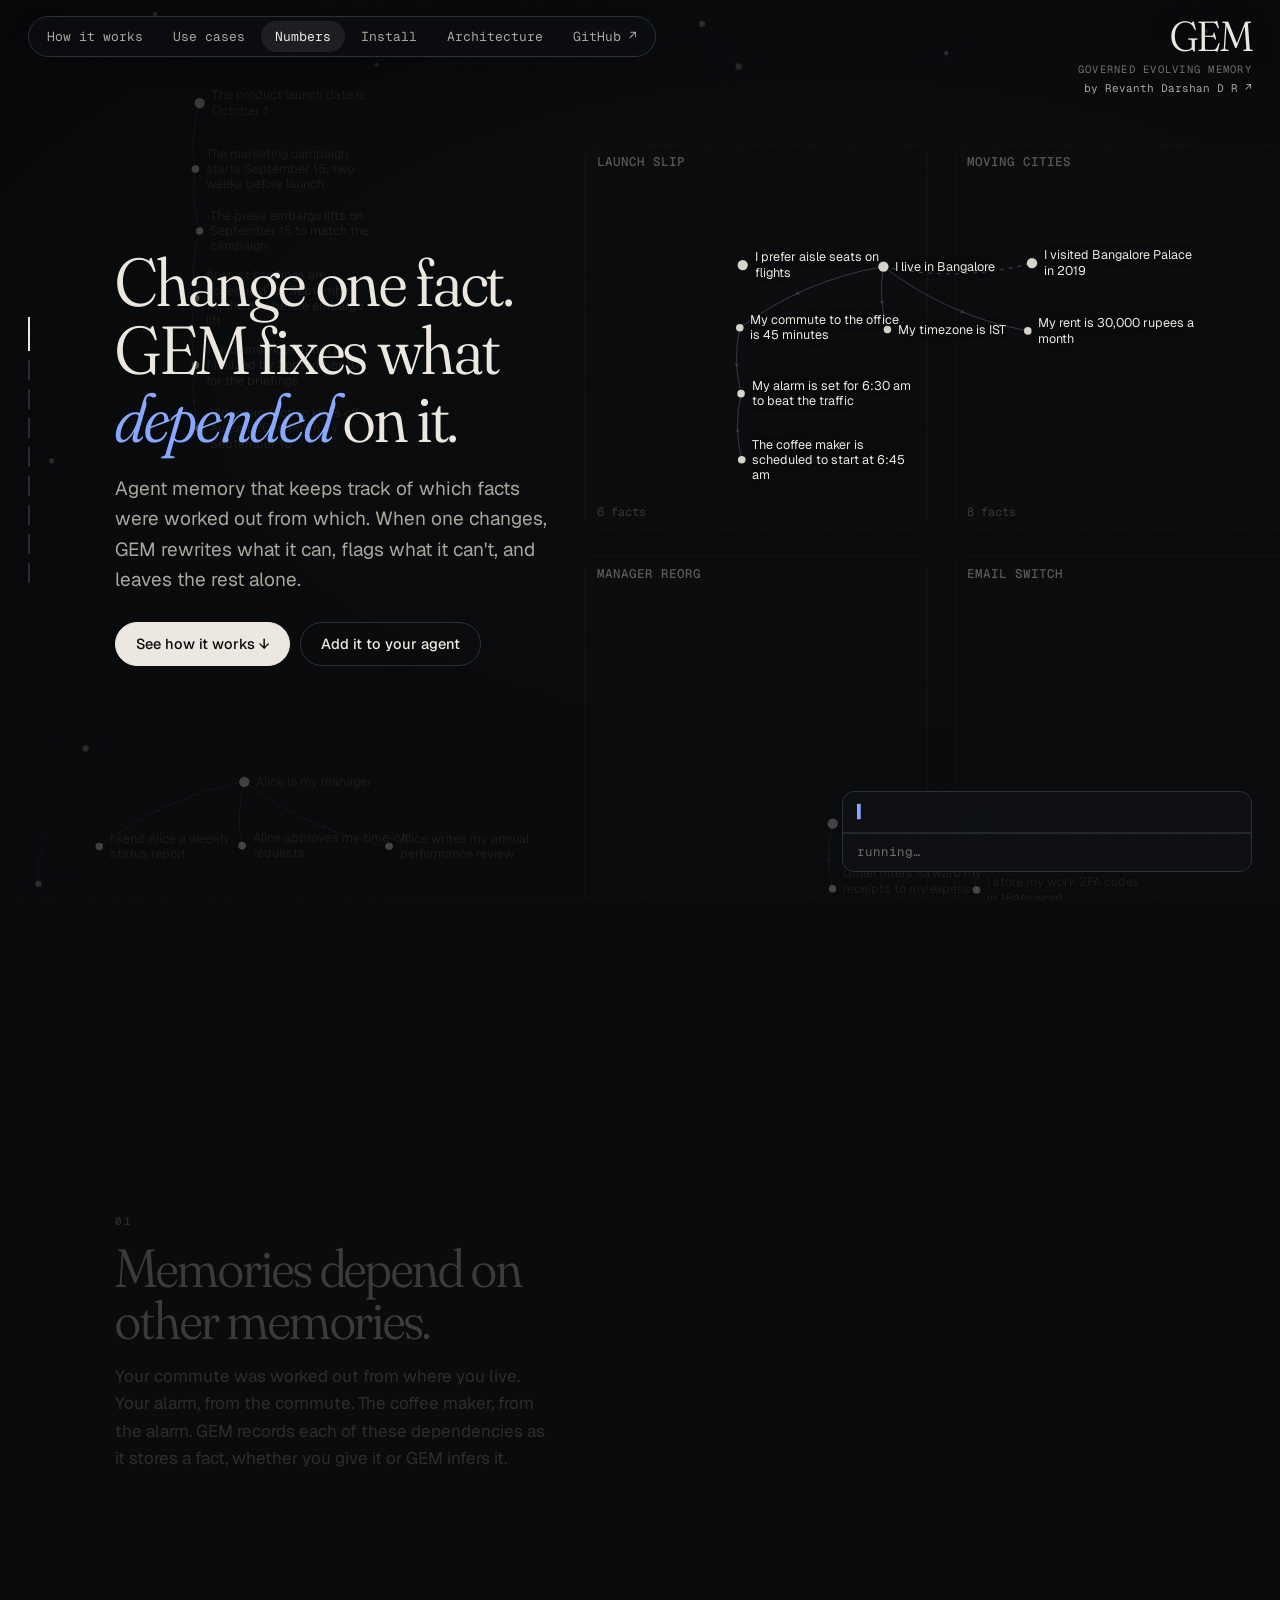
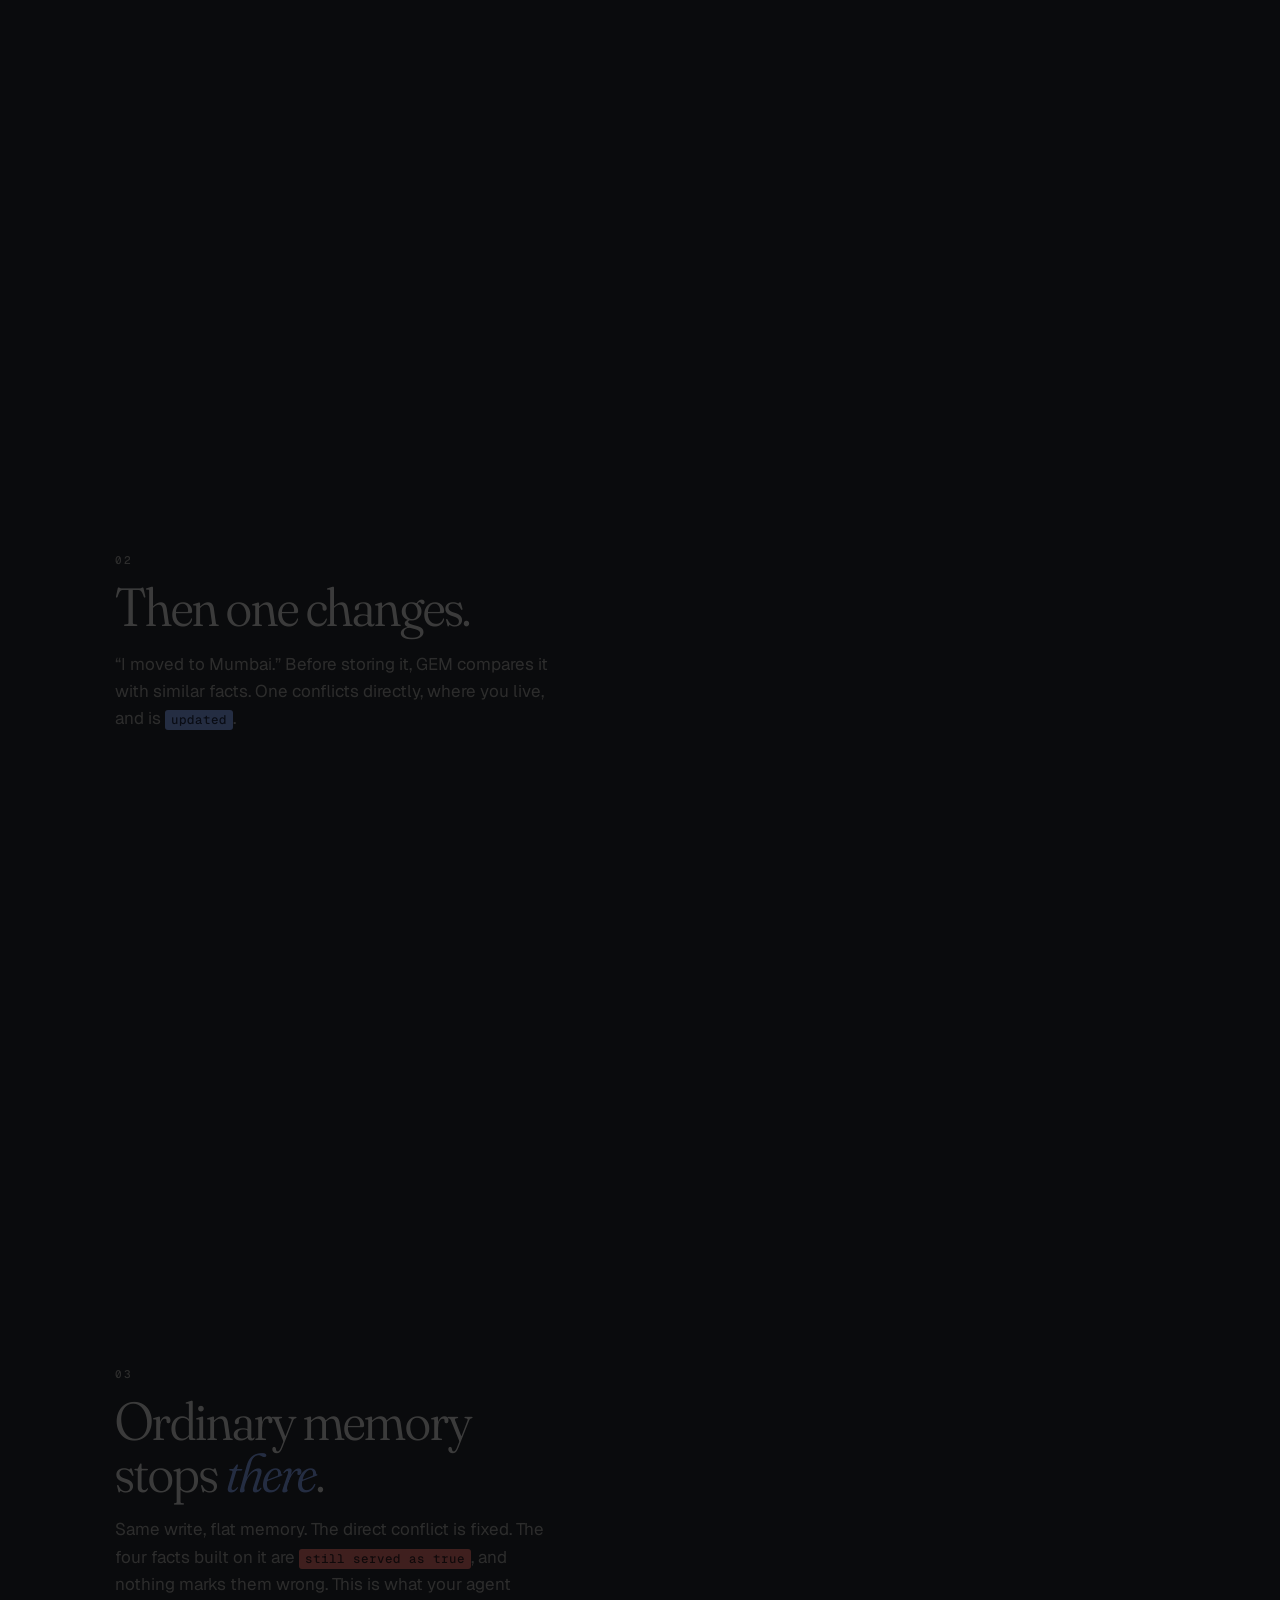
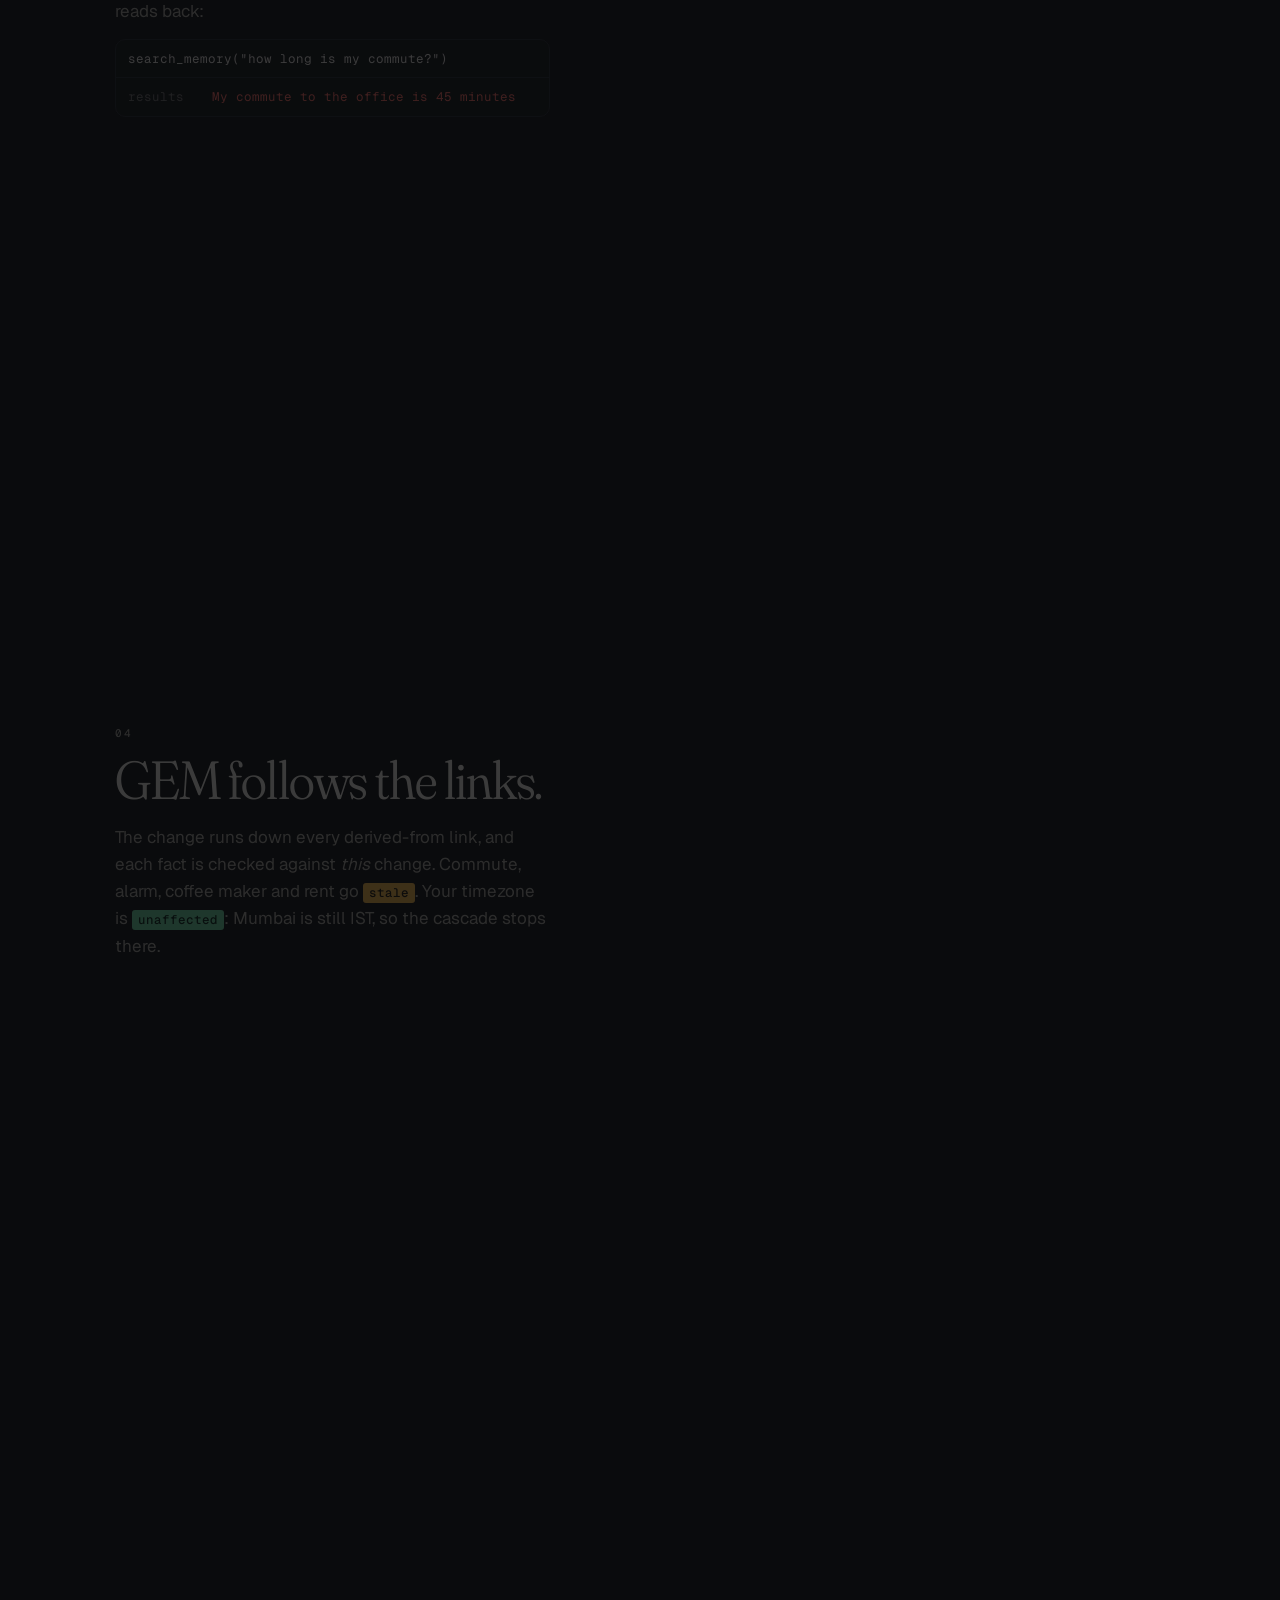
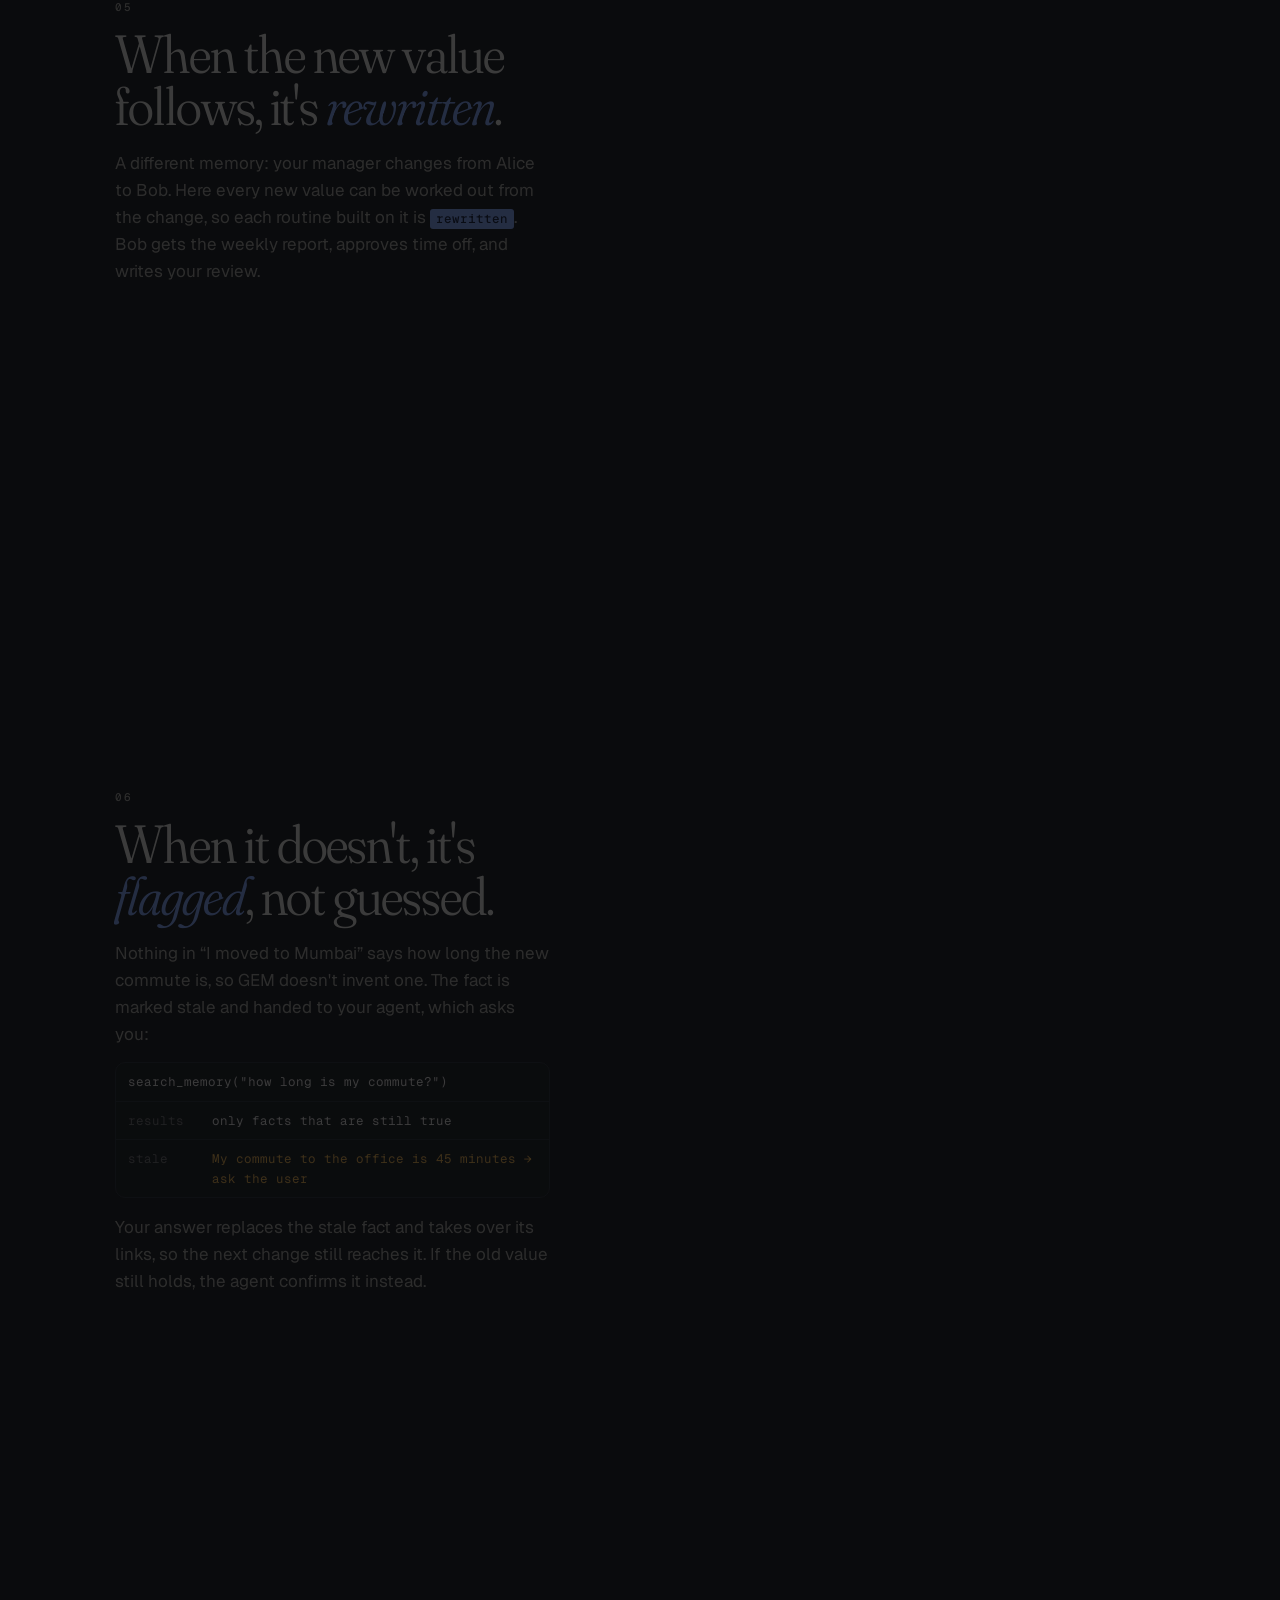
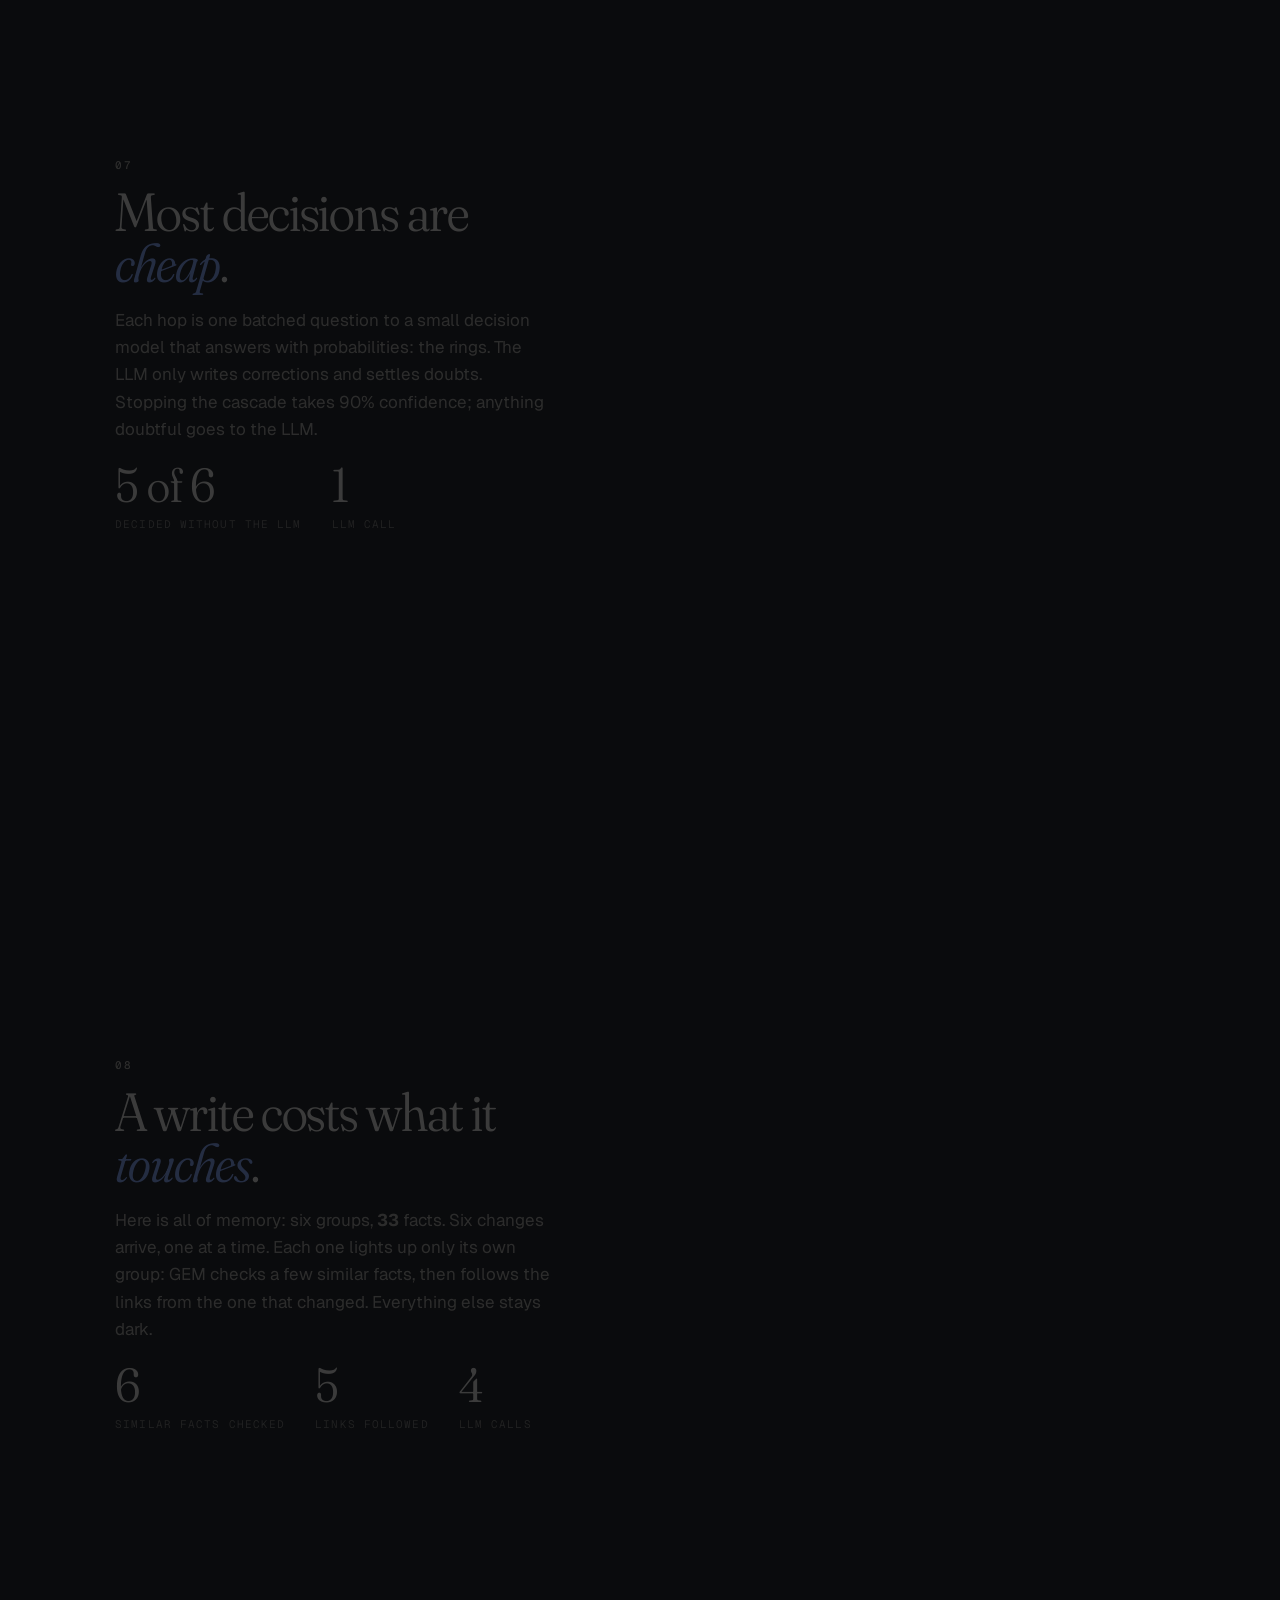
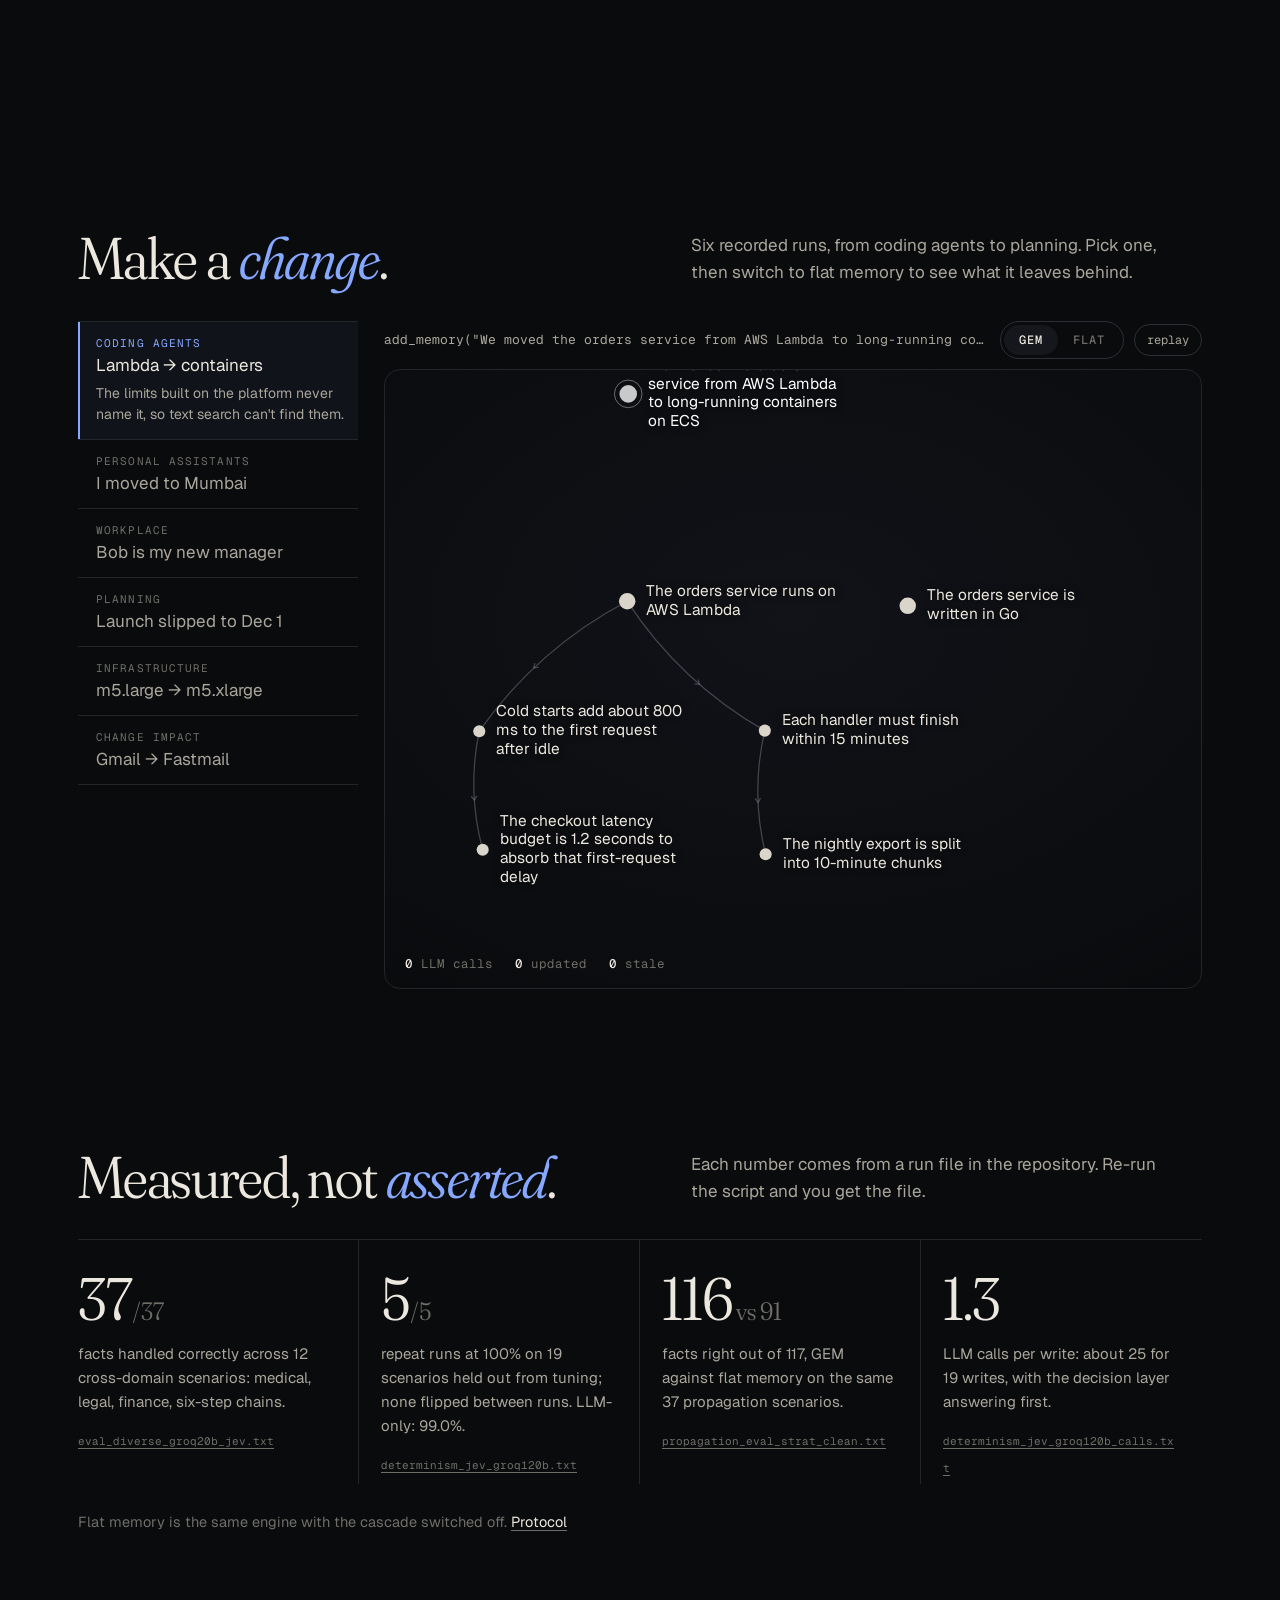
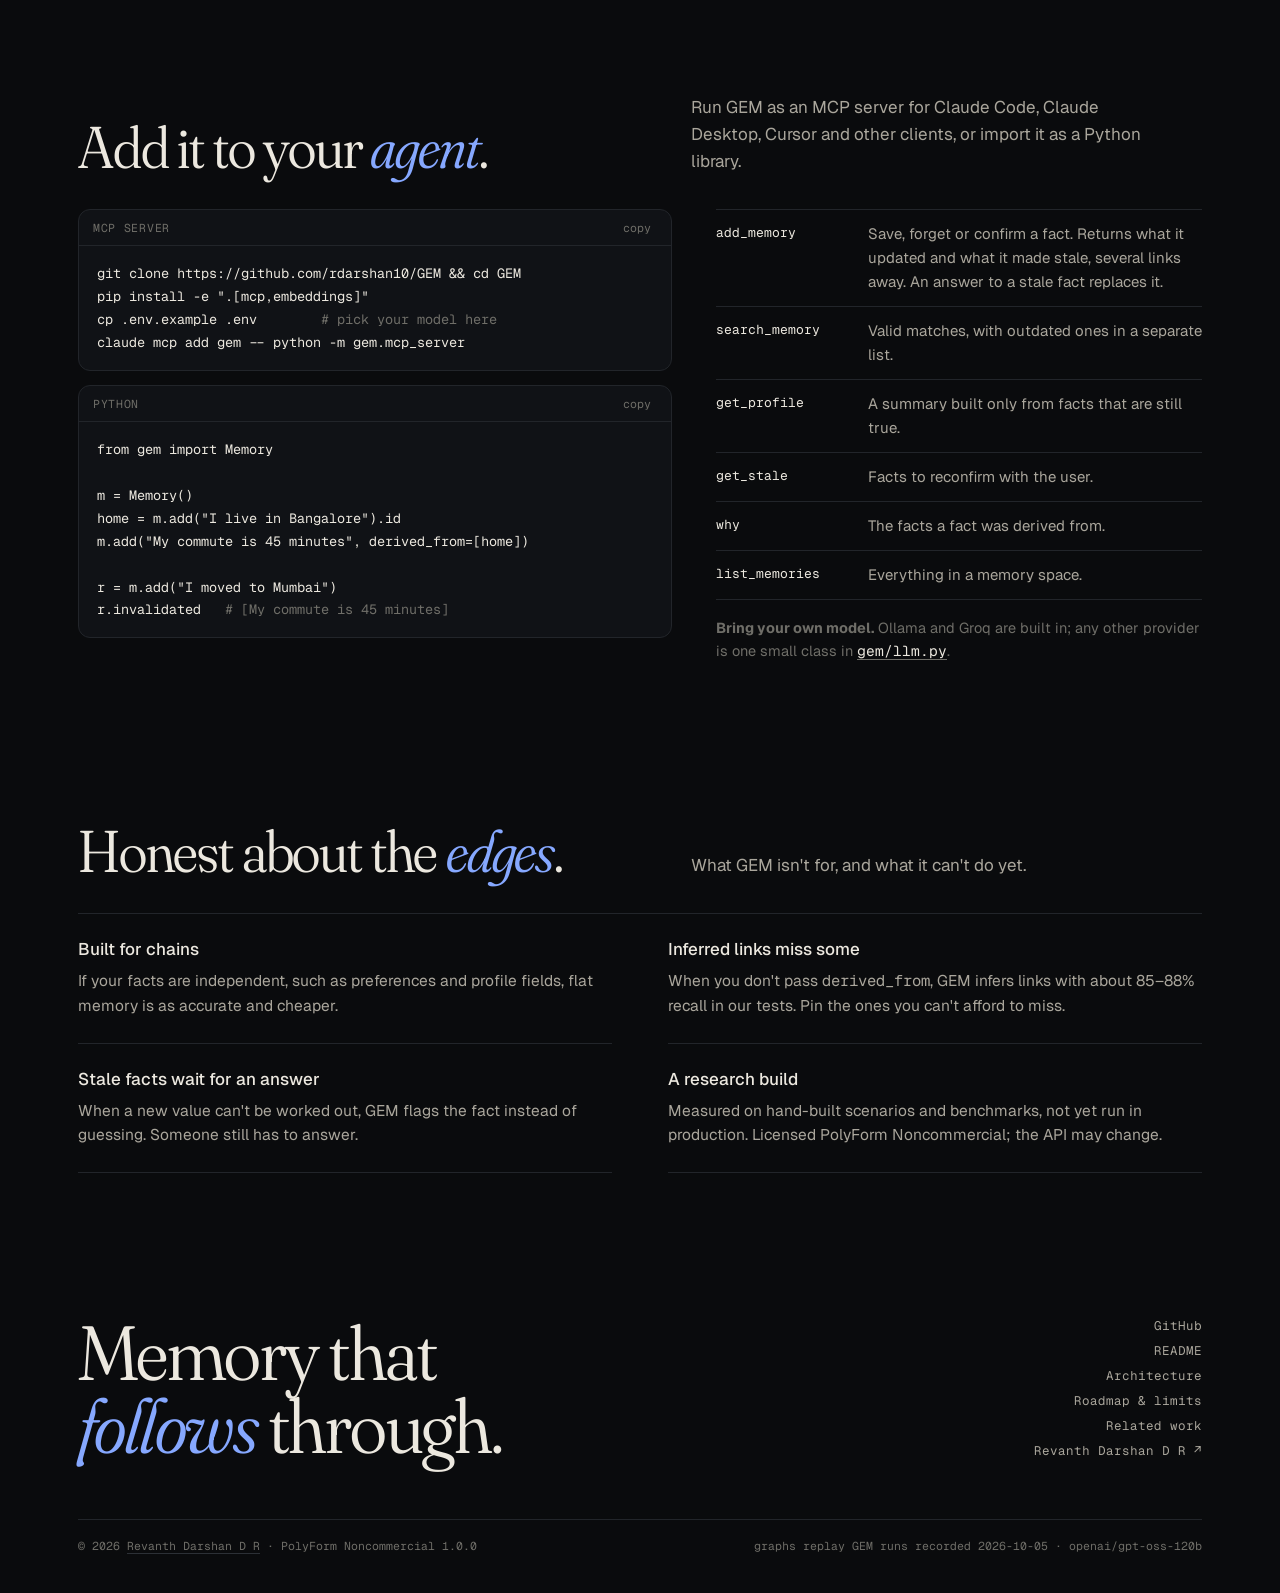
<file: docs/index.html>
<!doctype html>
<html lang="en">
<head>
<meta charset="utf-8">
<meta name="viewport" content="width=device-width, initial-scale=1, viewport-fit=cover">
<title>GEM: Memory that follows through</title>
<meta name="description" content="Agent memory that notices when one change makes other memories wrong. GEM finds every fact built on the one that changed, even four links away, then fixes it, flags it, or leaves it alone.">
<meta name="theme-color" content="#0a0b0d">
<meta property="og:type" content="website">
<meta property="og:title" content="GEM: Memory that follows through">
<meta property="og:description" content="When a fact changes, GEM finds everything that was built on it and fixes it, flags it, or leaves it alone. MCP server and Python library.">
<meta name="twitter:card" content="summary">
<link rel="icon" href="data:image/svg+xml,%3Csvg xmlns='http://www.w3.org/2000/svg' viewBox='0 0 32 32'%3E%3Crect width='32' height='32' rx='7' fill='%230a0b0d'/%3E%3Ccircle cx='11' cy='10' r='3.4' fill='%23ece8df'/%3E%3Ccircle cx='21' cy='17' r='3.4' fill='%2386a8ff'/%3E%3Ccircle cx='11' cy='24' r='3.4' fill='%23f4b443'/%3E%3Cpath d='M13.5 11.6 18.6 15.3M18.6 18.8 13.5 22.4' stroke='%23ece8df' stroke-width='1.3'/%3E%3C/svg%3E">
<link rel="preconnect" href="https://fonts.googleapis.com"><link rel="preconnect" href="https://fonts.gstatic.com" crossorigin>
<link href="https://fonts.googleapis.com/css2?family=Fraunces:ital,opsz,wght,SOFT@0,9..144,300..500,0..100;1,9..144,300..500,0..100&family=Geist:wght@400;500&family=Geist+Mono:wght@400;500&display=swap" rel="stylesheet">
<link rel="stylesheet" href="site.css?v=6">
</head>
<body>
<a class="skip" href="#play">Skip to the use cases</a>
<header class="top" id="top-bar">
  <nav class="pill" aria-label="Sections">
    <a href="#how">How it works</a><a class="keep" href="#play">Use cases</a><a href="#numbers">Numbers</a><a href="#install">Install</a><a href="architecture.html">Architecture</a>
    <a class="gh keep" href="https://github.com/rdarshan10/GEM">GitHub ↗</a>
  </nav>
  <div class="brand"><a class="home" href="#hero" aria-label="GEM, back to top"><b>GEM</b><span>governed evolving memory</span></a><a class="by" href="https://www.revanthdarshan.me/" target="_blank" rel="noopener"><span class="pre">by </span><span class="nm">Revanth Darshan D R ↗</span></a></div>
</header>
<nav class="rail" aria-label="Story steps"></nav>
<canvas class="field" id="field" aria-hidden="true"></canvas>
<canvas class="grain" id="grain" aria-hidden="true"></canvas>

<main>
<!-- ============================================================ STORY: one pinned graph, steps scroll over it -->
<div class="story-wrap">
  <div class="stage">
    <canvas id="stage" role="img" aria-label="Animated memory graph. The text beside it describes each step."></canvas>
    <div class="callpanel" id="callpanel" aria-hidden="true">
      <header><span class="call" id="cp-call"></span></header>
      <ol id="cp-rows"></ol>
      <div class="cp-foot" id="cp-foot"></div>
    </div>
  </div>

  <div class="steps">
    <section class="step on" id="hero" data-beat="hero" aria-labelledby="h-hero"><div class="card">
      <h1 class="display" id="h-hero">Change one fact. GEM fixes what <em>depended</em> on it.</h1>
      <p class="lead">Agent memory that keeps track of which facts were worked out from which. When one changes, GEM rewrites what it can, flags what it can't, and leaves the rest alone.</p>
      <div class="actions"><a class="btn primary" href="#how">See how it works ↓</a><a class="btn" href="#install">Add it to your agent</a></div>
    </div></section>

    <section class="step" id="how" data-beat="built" aria-labelledby="h-built"><div class="card">
      <p class="kicker"><b>01</b></p>
      <h2 class="display" id="h-built">Memories depend on other memories.</h2>
      <p>Your commute was worked out from where you live. Your alarm, from the commute. The coffee maker, from the alarm. GEM records each of these dependencies as it stores a fact, whether you give it or GEM infers it.</p>
    </div></section>

    <section class="step" data-beat="change" aria-labelledby="h-change"><div class="card">
      <p class="kicker"><b>02</b></p>
      <h2 class="display" id="h-change">Then one changes.</h2>
      <p>“I moved to Mumbai.” Before storing it, GEM compares it with similar facts. One conflicts directly, where you live, and is <span class="k k-up">updated</span>.</p>
    </div></section>

    <section class="step" data-beat="flat" aria-labelledby="h-flat"><div class="card">
      <p class="kicker"><b>03</b></p>
      <h2 class="display" id="h-flat">Ordinary memory stops <em>there</em>.</h2>
      <p>Same write, flat memory. The direct conflict is fixed. The four facts built on it are <span class="k k-bad">still served as true</span>, and nothing marks them wrong. This is what your agent reads back:</p>
      <div class="io" aria-label="Flat memory search result">
        <div class="q">search_memory("how long is my commute?")</div>
        <div class="bad"><span>results</span><span>My commute to the office is 45 minutes</span></div>
      </div>
    </div></section>

    <section class="step" data-beat="cascade" aria-labelledby="h-cascade"><div class="card">
      <p class="kicker"><b>04</b></p>
      <h2 class="display" id="h-cascade">GEM follows the links.</h2>
      <p>The change runs down every derived-from link, and each fact is checked against <em>this</em> change. Commute, alarm, coffee maker and rent go <span class="k k-st">stale</span>. Your timezone is <span class="k k-ok">unaffected</span>: Mumbai is still IST, so the cascade stops there.</p>
    </div></section>

    <section class="step" data-beat="rewrite" aria-labelledby="h-rewrite"><div class="card">
      <p class="kicker"><b>05</b></p>
      <h2 class="display" id="h-rewrite">When the new value follows, it's <em>rewritten</em>.</h2>
      <p>A different memory: your manager changes from Alice to Bob. Here every new value can be worked out from the change, so each routine built on it is <span class="k k-up">rewritten</span>. Bob gets the weekly report, approves time off, and writes your review.</p>
    </div></section>

    <section class="step" data-beat="stale" aria-labelledby="h-stale"><div class="card">
      <p class="kicker"><b>06</b></p>
      <h2 class="display" id="h-stale">When it doesn't, it's <em>flagged</em>, not guessed.</h2>
      <p>Nothing in “I moved to Mumbai” says how long the new commute is, so GEM doesn't invent one. The fact is marked stale and handed to your agent, which asks you:</p>
      <div class="io" aria-label="GEM search result">
        <div class="q">search_memory("how long is my commute?")</div>
        <div><span>results</span><span>only facts that are still true</span></div>
        <div class="ok"><span>stale</span><span>My commute to the office is 45 minutes → ask the user</span></div>
      </div>
      <p>Your answer replaces the stale fact and takes over its links, so the next change still reaches it. If the old value still holds, the agent confirms it instead.</p>
    </div></section>

    <section class="step" data-beat="cheap" aria-labelledby="h-cheap"><div class="card">
      <p class="kicker"><b>07</b></p>
      <h2 class="display" id="h-cheap">Most decisions are <em>cheap</em>.</h2>
      <p>Each hop is one batched question to a small decision model that answers with probabilities: the rings. The LLM only writes corrections and settles doubts. Stopping the cascade takes 90% confidence; anything doubtful goes to the LLM.</p>
      <div class="meter"><div><b id="m-cheap">5 of 6</b><span>decided without the LLM</span></div><div><b id="m-llm">1</b><span>LLM call</span></div></div>
    </div></section>

    <section class="step" data-beat="scale" aria-labelledby="h-scale"><div class="card">
      <p class="kicker"><b>08</b></p>
      <h2 class="display" id="h-scale">A write costs what it <em>touches</em>.</h2>
      <p>Here is all of memory: six groups, <b id="s-total">33</b> facts. Six changes arrive, one at a time. Each one lights up only its own group: GEM checks a few similar facts, then follows the links from the one that changed. Everything else stays dark.</p>
      <div class="meter"><div><b id="s-checked">6</b><span>similar facts checked</span></div><div><b id="s-links">5</b><span>links followed</span></div><div><b id="s-llm">4</b><span>LLM calls</span></div></div>
    </div></section>
  </div>
</div>

<!-- ============================================================ AFTER THE STORY -->
<div class="after">
  <section class="sec" id="play" aria-labelledby="h-play">
    <div class="head">
      <h2 class="display" id="h-play">Make a <em>change</em>.</h2>
      <p>Six recorded runs, from coding agents to planning. Pick one, then switch to flat memory to see what it leaves behind.</p>
    </div>
    <div class="play">
      <ul class="picks" id="picks" aria-label="Recorded changes"></ul>
      <div class="play-main">
        <div class="play-bar">
          <p class="play-q" id="play-q"></p>
          <div class="seg" role="radiogroup" aria-label="Memory type"><button type="button" role="radio" aria-checked="true" data-m="gem">GEM</button><button type="button" role="radio" aria-checked="false" data-m="flat">FLAT</button></div>
          <button type="button" class="replay" id="replay">replay</button>
        </div>
        <div class="play-stage">
          <canvas id="play-canvas" role="img" aria-label="Interactive memory graph"></canvas>
          <div class="readout" aria-live="polite" id="readout"><span><b id="r-llm">0</b> LLM calls</span><span><b id="r-up">0</b> updated</span><span><b id="r-st">0</b> stale</span></div>
        </div>
      </div>
    </div>
  </section>

  <section class="sec" id="numbers" aria-labelledby="h-numbers">
    <div class="head">
      <h2 class="display" id="h-numbers">Measured, not <em>asserted</em>.</h2>
      <p>Each number comes from a run file in the repository. Re-run the script and you get the file.</p>
    </div>
    <div class="numbers">
      <div><b>37<small>/37</small></b><p>facts handled correctly across 12 cross-domain scenarios: medical, legal, finance, six-step chains.</p><a href="https://github.com/rdarshan10/GEM/blob/main/runs/eval_diverse_groq20b_jev.txt">eval_diverse_groq20b_jev.txt</a></div>
      <div><b>5<small>/5</small></b><p>repeat runs at 100% on 19 scenarios held out from tuning; none flipped between runs. LLM-only: 99.0%.</p><a href="https://github.com/rdarshan10/GEM/blob/main/runs/determinism_jev_groq120b.txt">determinism_jev_groq120b.txt</a></div>
      <div><b>117<small> vs 91</small></b><p>facts right out of 117, GEM against flat memory on the same 37 propagation scenarios.</p><a href="https://github.com/rdarshan10/GEM/blob/main/runs/propagation_eval_strat_clean.txt">propagation_eval_strat_clean.txt</a></div>
      <div><b>1.3</b><p>LLM calls per write: about 25 for 19 writes, with the decision layer answering first.</p><a href="https://github.com/rdarshan10/GEM/blob/main/runs/determinism_jev_groq120b_calls.txt">determinism_jev_groq120b_calls.txt</a></div>
    </div>
    <p class="method">Flat memory is the same engine with the cascade switched off. <a href="https://github.com/rdarshan10/GEM/blob/main/BASELINE_PROTOCOL.md">Protocol</a></p>
  </section>

  <section class="sec" id="install" aria-labelledby="h-install">
    <div class="head">
      <h2 class="display" id="h-install">Add it to your <em>agent</em>.</h2>
      <p>Run GEM as an MCP server for Claude Code, Claude Desktop, Cursor and other clients, or import it as a Python library.</p>
    </div>
    <div class="install">
      <div>
        <div class="code"><header><span>MCP SERVER</span><button class="copy" data-copy="mcp">copy</button></header>
<pre id="mcp">git clone https://github.com/rdarshan10/GEM && cd GEM
pip install -e ".[mcp,embeddings]"
cp .env.example .env        <span class="c"># pick your model here</span>
claude mcp add gem -- python -m gem.mcp_server</pre></div>
        <div class="code"><header><span>PYTHON</span><button class="copy" data-copy="py">copy</button></header>
<pre id="py">from gem import Memory

m = Memory()
home = m.add("I live in Bangalore").id
m.add("My commute is 45 minutes", derived_from=[home])

r = m.add("I moved to Mumbai")
r.invalidated   <span class="c"># [My commute is 45 minutes]</span></pre></div>
      </div>
      <div>
        <ul class="tools">
          <li><span>add_memory</span><span>Save, forget or confirm a fact. Returns what it updated and what it made stale, several links away. An answer to a stale fact replaces it.</span></li>
          <li><span>search_memory</span><span>Valid matches, with outdated ones in a separate list.</span></li>
          <li><span>get_profile</span><span>A summary built only from facts that are still true.</span></li>
          <li><span>get_stale</span><span>Facts to reconfirm with the user.</span></li>
          <li><span>why</span><span>The facts a fact was derived from.</span></li>
          <li><span>list_memories</span><span>Everything in a memory space.</span></li>
        </ul>
        <p class="tools-note"><strong>Bring your own model.</strong> Ollama and Groq are built in; any other provider is one small class in <a href="https://github.com/rdarshan10/GEM/blob/main/gem/llm.py"><span class="mono">gem/llm.py</span></a>.</p>
      </div>
    </div>
  </section>

  <section class="sec" id="limits" aria-labelledby="h-limits">
    <div class="head">
      <h2 class="display" id="h-limits">Honest about the <em>edges</em>.</h2>
      <p>What GEM isn't for, and what it can't do yet.</p>
    </div>
    <div class="limits">
      <div><h3>Built for chains</h3><p>If your facts are independent, such as preferences and profile fields, flat memory is as accurate and cheaper.</p></div>
      <div><h3>Inferred links miss some</h3><p>When you don't pass <span class="mono">derived_from</span>, GEM infers links with about 85–88% recall in our tests. Pin the ones you can't afford to miss.</p></div>
      <div><h3>Stale facts wait for an answer</h3><p>When a new value can't be worked out, GEM flags the fact instead of guessing. Someone still has to answer.</p></div>
      <div><h3>A research build</h3><p>Measured on hand-built scenarios and benchmarks, not yet run in production. Licensed PolyForm Noncommercial; the API may change.</p></div>
    </div>
  </section>
</div>
</main>

<footer class="after">
  <p class="big">Memory that<br><em>follows</em> through.</p>
  <ul>
    <li><a href="https://github.com/rdarshan10/GEM">GitHub</a></li>
    <li><a href="https://github.com/rdarshan10/GEM#readme">README</a></li>
    <li><a href="architecture.html">Architecture</a></li>
    <li><a href="https://github.com/rdarshan10/GEM/blob/main/PRODUCTIONIZATION.md">Roadmap &amp; limits</a></li>
    <li><a href="https://github.com/rdarshan10/GEM/blob/main/RELATED_WORK.md">Related work</a></li>
    <li><a href="https://www.revanthdarshan.me/" target="_blank" rel="noopener">Revanth Darshan D R ↗</a></li>
  </ul>
</footer>
<p class="legal after"><span>© 2026 <a href="https://www.revanthdarshan.me/" target="_blank" rel="noopener">Revanth Darshan D R</a> · PolyForm Noncommercial 1.0.0</span><span id="data-stamp">graphs replay recorded GEM runs</span></p>

<script src="engine.js?v=6"></script>
<script src="site.js?v=6"></script>
</body>
</html>
</file>
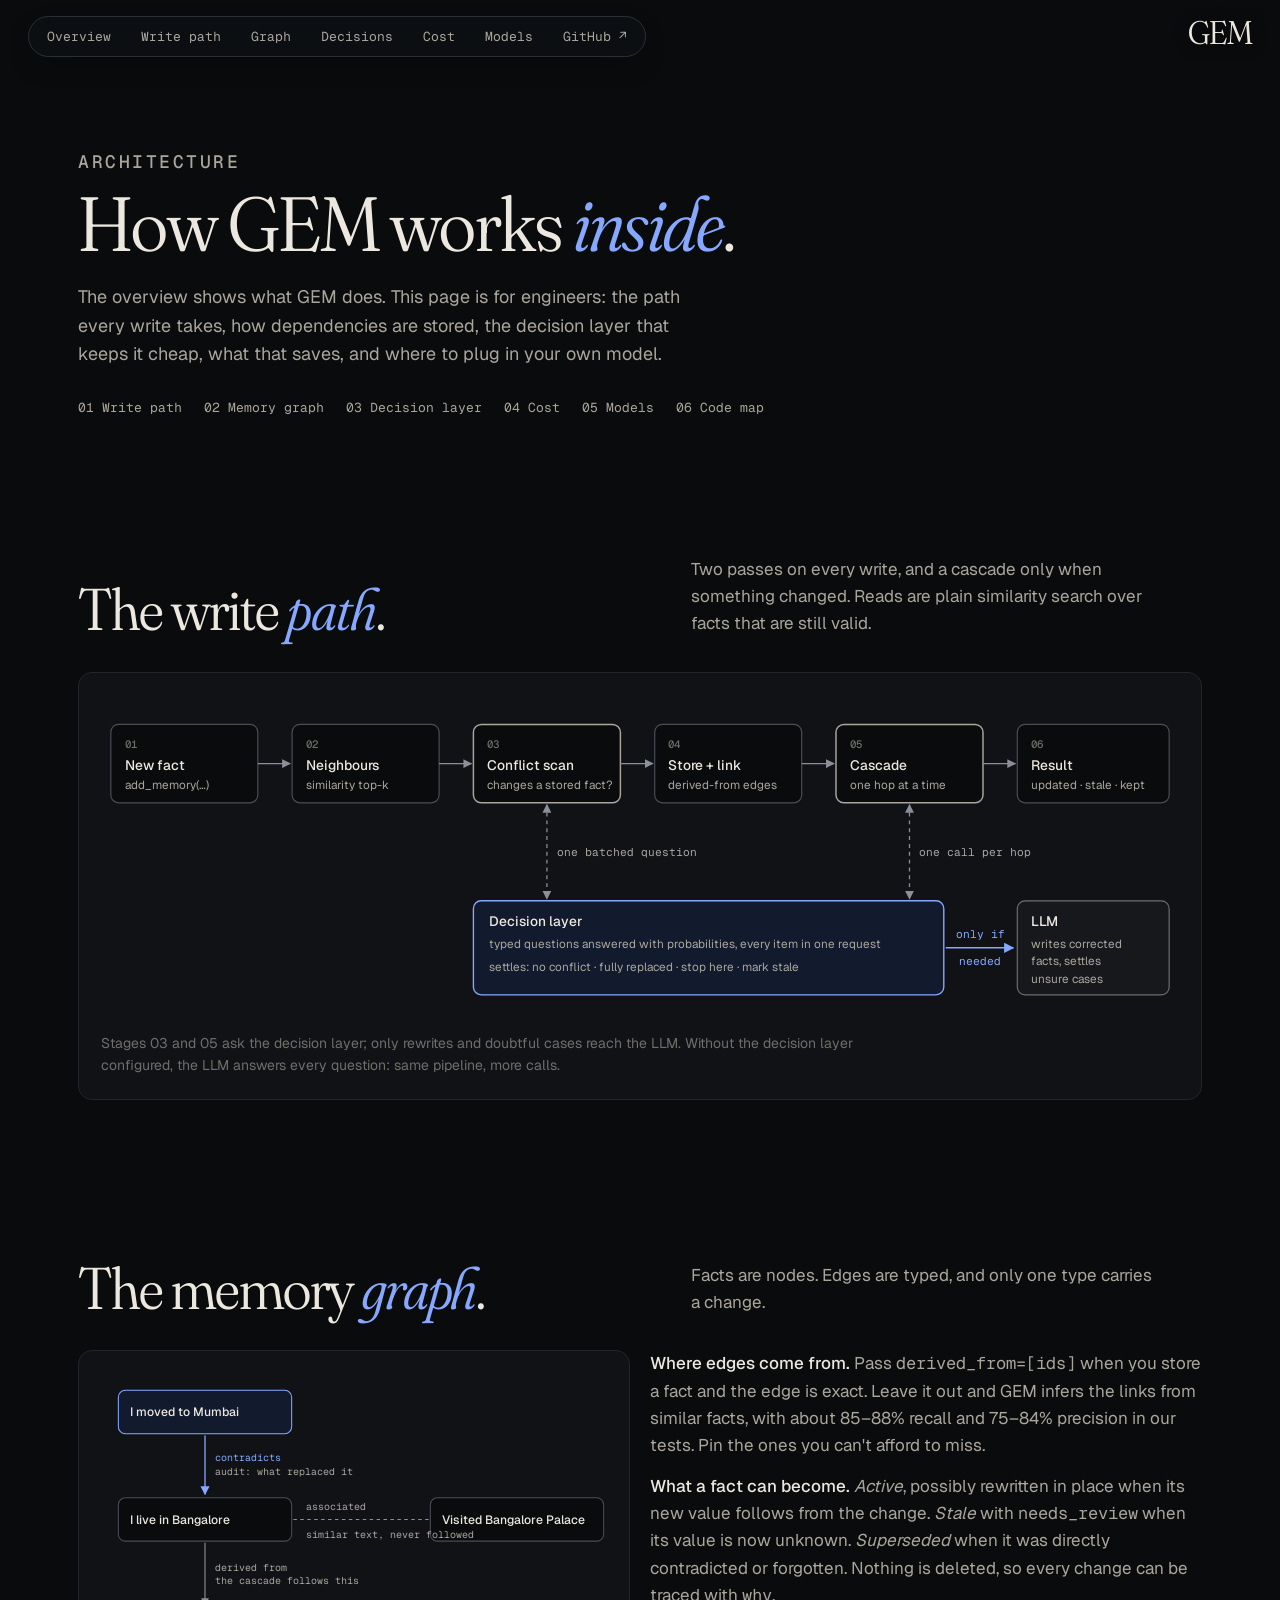
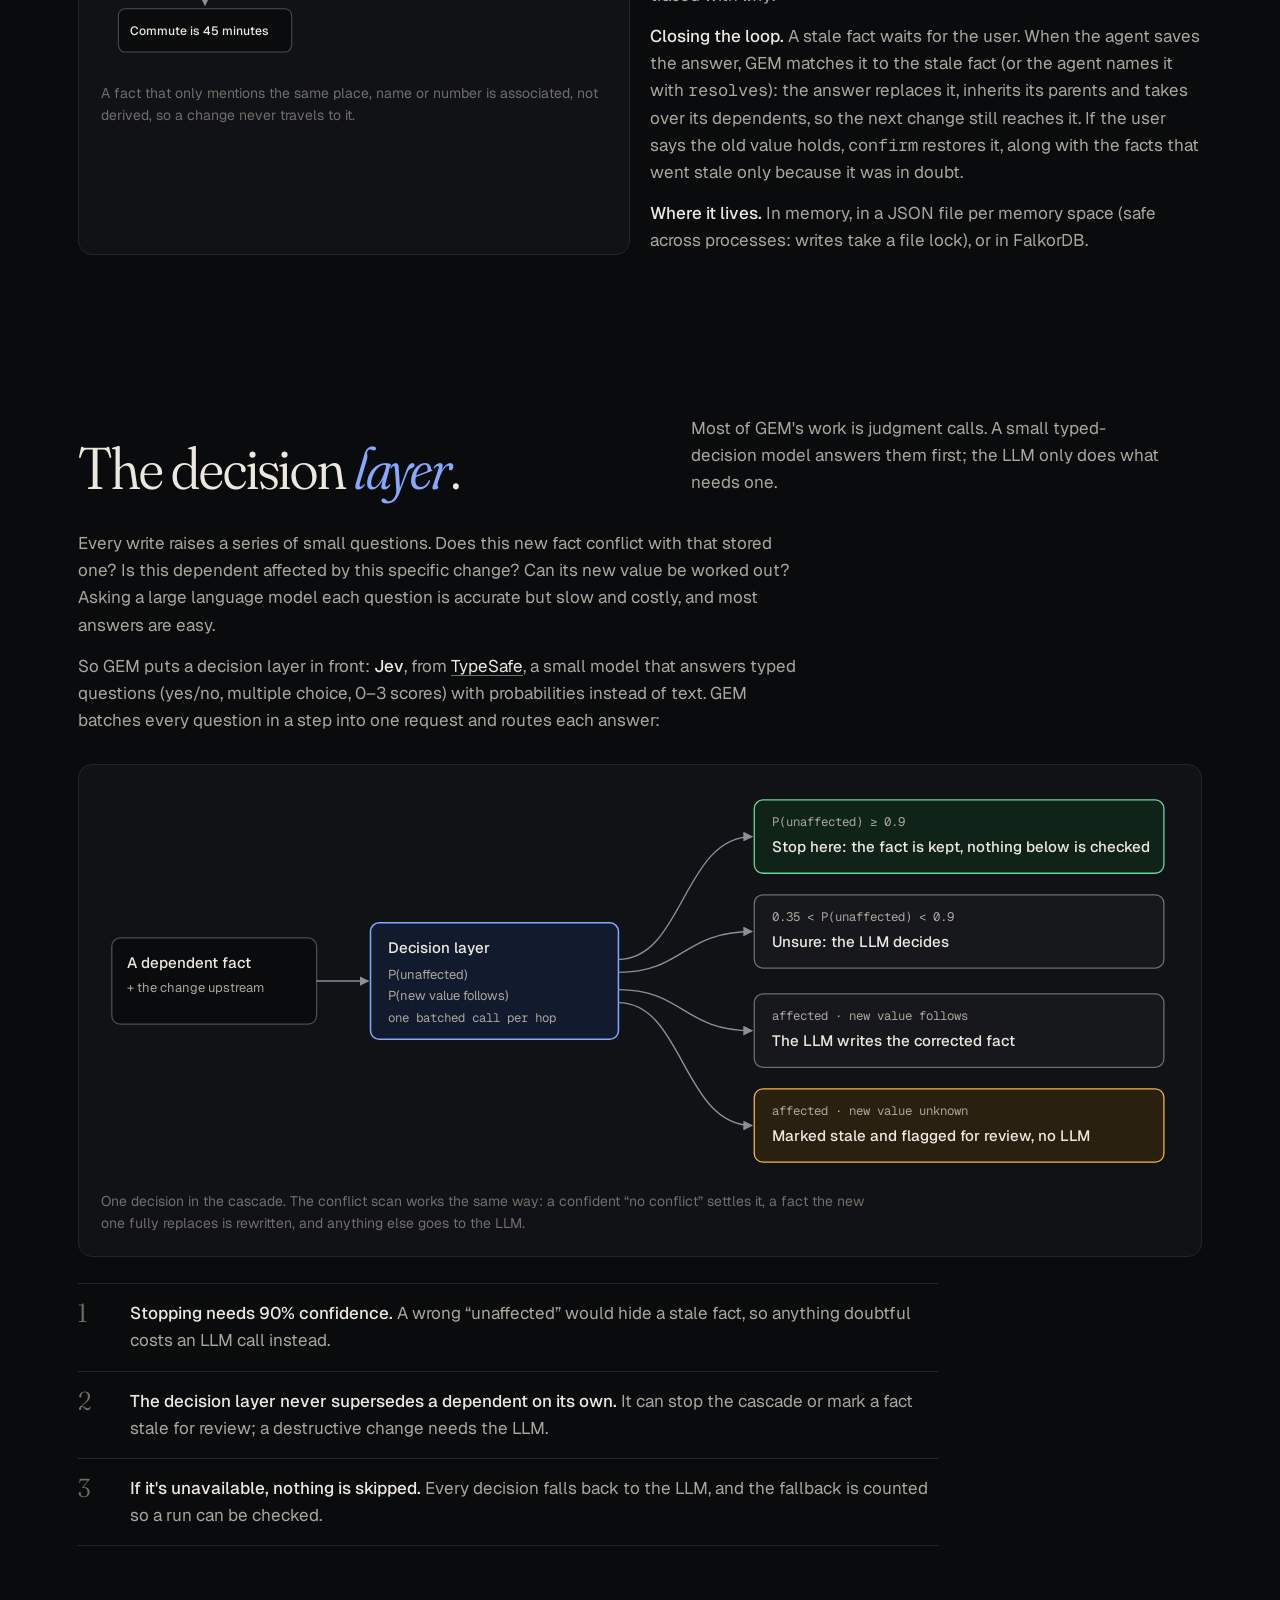
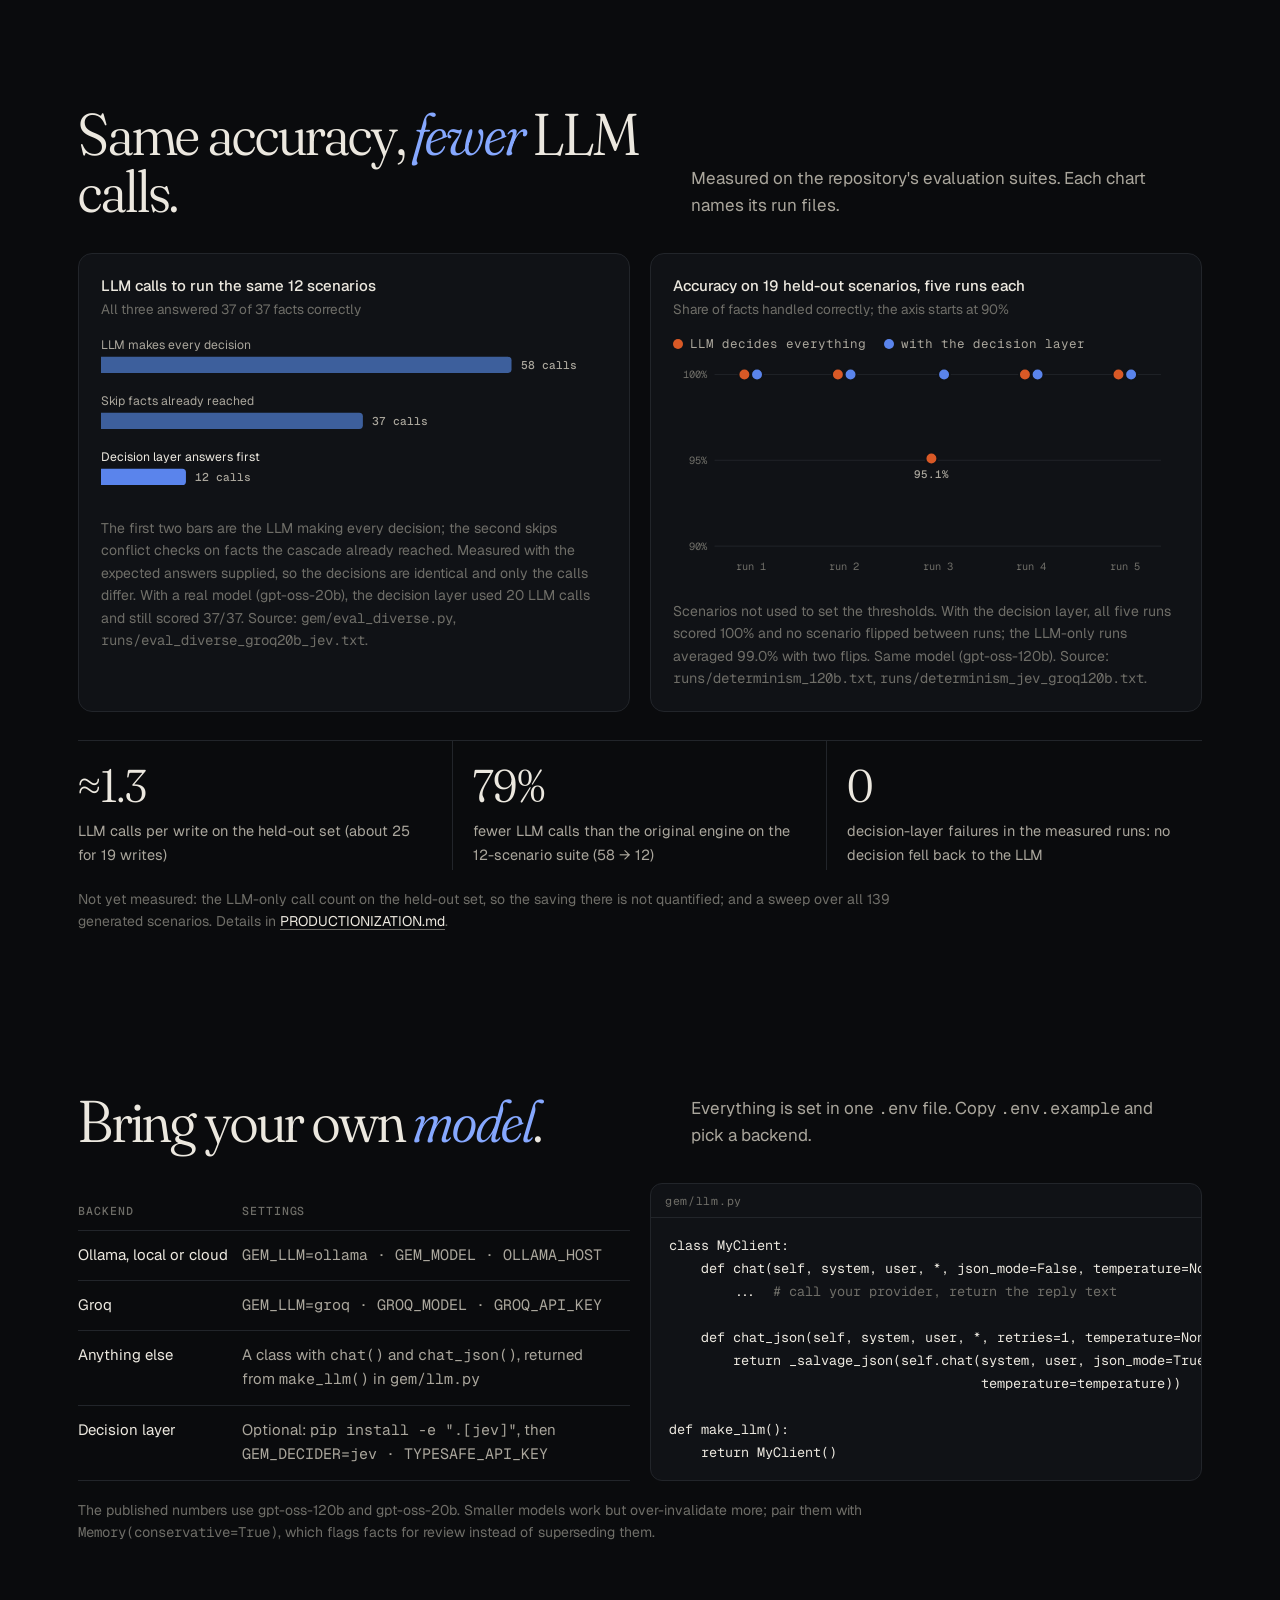
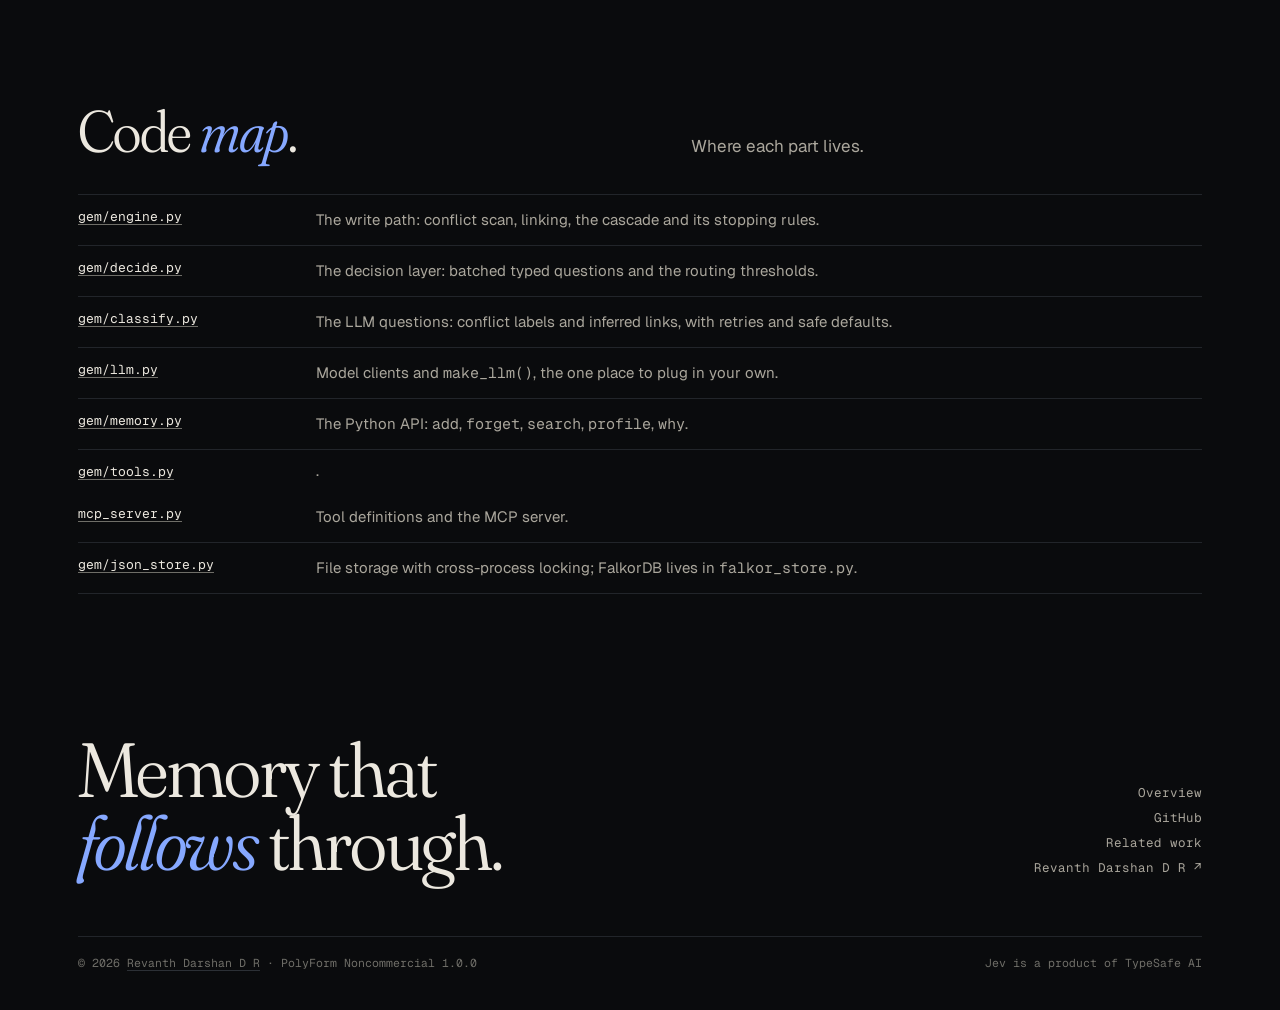
<file: docs/architecture.html>
<!doctype html>
<html lang="en">
<head>
<meta charset="utf-8">
<meta name="viewport" content="width=device-width, initial-scale=1, viewport-fit=cover">
<title>GEM: Architecture</title>
<meta name="description" content="How GEM works inside: the write path, the dependency graph, the decision layer that keeps it cheap, the cost measurements, and how to plug in your own model.">
<meta name="theme-color" content="#0a0b0d">
<link rel="icon" href="data:image/svg+xml,%3Csvg xmlns='http://www.w3.org/2000/svg' viewBox='0 0 32 32'%3E%3Crect width='32' height='32' rx='7' fill='%230a0b0d'/%3E%3Ccircle cx='11' cy='10' r='3.4' fill='%23ece8df'/%3E%3Ccircle cx='21' cy='17' r='3.4' fill='%2386a8ff'/%3E%3Ccircle cx='11' cy='24' r='3.4' fill='%23f4b443'/%3E%3Cpath d='M13.5 11.6 18.6 15.3M18.6 18.8 13.5 22.4' stroke='%23ece8df' stroke-width='1.3'/%3E%3C/svg%3E">
<link rel="preconnect" href="https://fonts.googleapis.com"><link rel="preconnect" href="https://fonts.gstatic.com" crossorigin>
<link href="https://fonts.googleapis.com/css2?family=Fraunces:ital,opsz,wght,SOFT@0,9..144,300..500,0..100;1,9..144,300..500,0..100&family=Geist:wght@400;500&family=Geist+Mono:wght@400;500&display=swap" rel="stylesheet">
<link rel="stylesheet" href="site.css?v=6">
<style>
  .arch-hero { max-width: 1180px; margin: 0 auto; padding: 150px var(--gutter) 10px; }
  .arch-hero h1 { font-size: clamp(48px, 6vw, 88px); margin: 14px 0 22px; }
  .arch-hero p { color: var(--ink2); max-width: 640px; font-size: 18px; }
  .toc { display: flex; flex-wrap: wrap; gap: 8px 22px; margin-top: 30px; font: 400 13px var(--mono); }
  .toc a { color: var(--ink2); text-decoration: none; }
  .toc a:hover { color: var(--ink); }
  .prose { max-width: 720px; color: var(--ink2); }
  .prose p + p { margin-top: 14px; }
  .prose strong { color: var(--ink); font-weight: 500; }
  .fig { margin: 30px 0 0; border: 1px solid var(--line); border-radius: 14px; background: var(--bg2); padding: 22px; }
  .fig figcaption { margin-top: 14px; color: var(--ink3); font-size: 14px; max-width: 780px; }
  .fig-scroll { overflow-x: auto; }
  .dia { display: block; width: 100%; min-width: 760px; height: auto; color: var(--ink); }
  .dia .box rect { fill: var(--bg); stroke: #4a4d55; stroke-width: 1.2; }
  .dia .box.key rect { stroke: var(--ink2); stroke-width: 1.5; }
  .dia .box.dec rect { fill: #121a2e; stroke: var(--blue); stroke-width: 1.4; }
  .dia .box.llm rect { fill: #17181c; stroke: #6f6e68; }
  .dia .box.new rect { fill: #121a2e; stroke: var(--blue); }
  .dia .o-kept rect { fill: #0f2318; stroke: var(--green); }
  .dia .o-stale rect { fill: #2a2010; stroke: var(--amber); }
  .dia .o-llm rect { fill: #17181c; stroke: #6f6e68; }
  .dia .n { font: 500 11px var(--mono); fill: var(--ink3); }
  .dia .t { font: 500 14px var(--body); fill: var(--ink); }
  .dia .s { font: 400 12px var(--body); fill: var(--ink2); }
  .dia .e { font: 400 11.5px var(--mono); fill: var(--ink2); }
  .dia .acc { fill: var(--blue); }
  .dia .ln { stroke: #8d8f98; stroke-width: 1.3; fill: none; }
  .dia .dash { stroke-dasharray: 4 4; }
  .dia .lnacc { stroke: var(--blue); stroke-width: 1.5; fill: none; }
  .dia .arrow { fill: #8d8f98; } .dia .arrowacc { fill: var(--blue); }
  .two { display: grid; grid-template-columns: minmax(0, 1fr) minmax(0, 1fr); gap: 20px; }
  .rules { list-style: none; margin: 26px 0 0; padding: 0; border-top: 1px solid var(--line); max-width: 860px; }
  .rules li { display: grid; grid-template-columns: 40px 1fr; gap: 12px; padding: 16px 0; border-bottom: 1px solid var(--line); color: var(--ink2); }
  .rules li b { font: 340 26px/1 var(--display); font-variation-settings: "SOFT" 60, "opsz" 144; color: var(--ink3); }
  .rules li strong { color: var(--ink); font-weight: 500; }
  .chart-title { font: 500 15px var(--body); color: var(--ink); margin: 0 0 4px; }
  .chart-sub { font-size: 13.5px; color: var(--ink3); margin: 0 0 14px; }
  .chart svg { display: block; width: 100%; height: auto; }
  .legend-row { display: flex; gap: 18px; font: 400 12.5px var(--mono); color: var(--ink2); margin-bottom: 8px; }
  .legend-row span { display: inline-flex; align-items: center; gap: 7px; }
  .legend-row i { width: 10px; height: 10px; border-radius: 50%; display: inline-block; }
  .stats { display: grid; grid-template-columns: repeat(3, minmax(0, 1fr)); border-top: 1px solid var(--line); margin-top: 28px; }
  .stats div { padding: 22px 20px 4px 0; border-right: 1px solid var(--line); }
  .stats div + div { padding-left: 20px; }
  .stats div:last-child { border-right: 0; }
  .stats b { display: block; font: 340 46px/1 var(--display); font-variation-settings: "SOFT" 60, "opsz" 144; }
  .stats p { color: var(--ink2); font-size: 14.5px; margin-top: 10px; }
  .note { margin-top: 18px; color: var(--ink3); font-size: 14px; max-width: 820px; }
  .cfg { width: 100%; border-collapse: collapse; font-size: 15px; margin-top: 8px; }
  .cfg th, .cfg td { text-align: left; padding: 12px 14px 12px 0; border-bottom: 1px solid var(--line); vertical-align: top; }
  .cfg th { font: 500 11.5px var(--mono); letter-spacing: .08em; text-transform: uppercase; color: var(--ink3); }
  .cfg td { color: var(--ink2); }
  .cfg td:first-child { color: var(--ink); white-space: nowrap; }
  .codemap { list-style: none; margin: 0; padding: 0; border-top: 1px solid var(--line); }
  .codemap li { display: grid; grid-template-columns: 220px 1fr; gap: 18px; padding: 13px 0; border-bottom: 1px solid var(--line); color: var(--ink2); font-size: 15px; }
  .codemap a { font: 400 13px var(--mono); color: var(--ink); }
  .tip { position: fixed; z-index: 60; pointer-events: none; background: var(--ink); color: var(--bg); font: 400 12.5px/1.45 var(--body); padding: 7px 9px; border-radius: 6px; max-width: 280px; }
  @media (max-width: 900px) { .two { grid-template-columns: minmax(0, 1fr); } .stats { grid-template-columns: minmax(0, 1fr); } .stats div, .stats div + div { border-right: 0; padding-left: 0; } .stats div + div { border-top: 1px solid var(--line); } .codemap li { grid-template-columns: 1fr; gap: 2px; } }
  @media (max-width: 760px) { .arch-hero { padding-top: 110px; } .cfg { font-size: 14px; } .cfg td:first-child { white-space: normal; } .cfg td { overflow-wrap: anywhere; } .dia { min-width: 640px; } .fig { padding: 14px; }
    .fig-scroll { padding-right: 32px; -webkit-mask-image: linear-gradient(to right, #000 86%, transparent); mask-image: linear-gradient(to right, #000 86%, transparent); } }
</style>
</head>
<body>
<header class="top solid">
  <nav class="pill" aria-label="Sections">
    <a class="keep" href="index.html">Overview</a><a href="#write">Write path</a><a href="#graph">Graph</a><a href="#decisions">Decisions</a><a href="#cost">Cost</a><a href="#models">Models</a>
    <a class="gh keep" href="https://github.com/rdarshan10/GEM">GitHub ↗</a>
  </nav>
  <div class="brand"><a class="home" href="index.html" aria-label="GEM home"><b>GEM</b><span>architecture</span></a><a class="by" href="https://www.revanthdarshan.me/" target="_blank" rel="noopener"><span class="pre">by </span><span class="nm">Revanth Darshan D R ↗</span></a></div>
</header>

<main>
<section class="arch-hero">
  <p class="kicker">Architecture</p>
  <h1 class="display">How GEM works <em>inside</em>.</h1>
  <p>The overview shows what GEM does. This page is for engineers: the path every write takes, how dependencies are stored, the decision layer that keeps it cheap, what that saves, and where to plug in your own model.</p>
  <nav class="toc" aria-label="On this page"><a href="#write">01 Write path</a><a href="#graph">02 Memory graph</a><a href="#decisions">03 Decision layer</a><a href="#cost">04 Cost</a><a href="#models">05 Models</a><a href="#code">06 Code map</a></nav>
</section>

<!-- ============================================================ 01 WRITE PATH -->
<section class="sec" id="write" aria-labelledby="h-write">
  <div class="head"><h2 class="display" id="h-write">The write <em>path</em>.</h2>
    <p>Two passes on every write, and a cascade only when something changed. Reads are plain similarity search over facts that are still valid.</p></div>
  <figure class="fig"><div class="fig-scroll">
    <svg class="dia" viewBox="0 0 1100 330" role="img" aria-label="The write path: new fact, neighbours, conflict scan, store and link, cascade one hop at a time, result. The conflict scan and each cascade hop ask the decision layer in one batched call; only rewrites and unsure cases go to the LLM.">
      <defs><marker id="ah" viewBox="0 0 10 10" refX="9" refY="5" markerWidth="7" markerHeight="7" orient="auto-start-reverse"><path d="M0 0 10 5 0 10z" class="arrow"/></marker>
            <marker id="aha" viewBox="0 0 10 10" refX="9" refY="5" markerWidth="7" markerHeight="7" orient="auto"><path d="M0 0 10 5 0 10z" class="arrowacc"/></marker></defs>
      <g class="box"><rect x="10" y="30" width="150" height="80" rx="8"/><text x="24" y="54" class="n">01</text><text x="24" y="77" class="t">New fact</text><text x="24" y="96" class="s">add_memory(…)</text></g>
      <g class="box"><rect x="195" y="30" width="150" height="80" rx="8"/><text x="209" y="54" class="n">02</text><text x="209" y="77" class="t">Neighbours</text><text x="209" y="96" class="s">similarity top-k</text></g>
      <g class="box key"><rect x="380" y="30" width="150" height="80" rx="8"/><text x="394" y="54" class="n">03</text><text x="394" y="77" class="t">Conflict scan</text><text x="394" y="96" class="s">changes a stored fact?</text></g>
      <g class="box"><rect x="565" y="30" width="150" height="80" rx="8"/><text x="579" y="54" class="n">04</text><text x="579" y="77" class="t">Store + link</text><text x="579" y="96" class="s">derived-from edges</text></g>
      <g class="box key"><rect x="750" y="30" width="150" height="80" rx="8"/><text x="764" y="54" class="n">05</text><text x="764" y="77" class="t">Cascade</text><text x="764" y="96" class="s">one hop at a time</text></g>
      <g class="box"><rect x="935" y="30" width="155" height="80" rx="8"/><text x="949" y="54" class="n">06</text><text x="949" y="77" class="t">Result</text><text x="949" y="96" class="s">updated · stale · kept</text></g>
      <g class="ln" marker-end="url(#ah)"><line x1="160" y1="70" x2="193" y2="70"/><line x1="345" y1="70" x2="378" y2="70"/><line x1="530" y1="70" x2="563" y2="70"/><line x1="715" y1="70" x2="748" y2="70"/><line x1="900" y1="70" x2="933" y2="70"/></g>
      <g class="ln dash"><line x1="455" y1="112" x2="455" y2="208" marker-start="url(#ah)" marker-end="url(#ah)"/><line x1="825" y1="112" x2="825" y2="208" marker-start="url(#ah)" marker-end="url(#ah)"/></g>
      <text x="465" y="164" class="e">one batched question</text><text x="835" y="164" class="e">one call per hop</text>
      <g class="box dec"><rect x="380" y="210" width="480" height="96" rx="8"/><text x="396" y="236" class="t">Decision layer</text><text x="396" y="258" class="s">typed questions answered with probabilities, every item in one request</text><text x="396" y="282" class="s">settles: no conflict · fully replaced · stop here · mark stale</text></g>
      <g class="box llm"><rect x="935" y="210" width="155" height="96" rx="8"/><text x="949" y="236" class="t">LLM</text><text x="949" y="258" class="s">writes corrected</text><text x="949" y="276" class="s">facts, settles</text><text x="949" y="294" class="s">unsure cases</text></g>
      <line x1="862" y1="258" x2="931" y2="258" class="lnacc" marker-end="url(#aha)"/><text x="897" y="248" text-anchor="middle" class="e acc">only if</text><text x="897" y="276" text-anchor="middle" class="e acc">needed</text>
    </svg></div>
    <figcaption>Stages 03 and 05 ask the decision layer; only rewrites and doubtful cases reach the LLM. Without the decision layer configured, the LLM answers every question: same pipeline, more calls.</figcaption>
  </figure>
</section>

<!-- ============================================================ 02 MEMORY GRAPH -->
<section class="sec" id="graph" aria-labelledby="h-graph">
  <div class="head"><h2 class="display" id="h-graph">The memory <em>graph</em>.</h2>
    <p>Facts are nodes. Edges are typed, and only one type carries a change.</p></div>
  <div class="two">
    <figure class="fig" style="margin:0"><div class="fig-scroll">
      <svg class="dia" style="min-width:520px" viewBox="0 0 600 340" role="img" aria-label="Edge types: derived-from edges carry a change and are followed by the cascade; associated edges link similar text and are never followed; contradicts edges record which new fact replaced an old one.">
        <defs><marker id="ah2" viewBox="0 0 10 10" refX="9" refY="5" markerWidth="7" markerHeight="7" orient="auto"><path d="M0 0 10 5 0 10z" class="arrow"/></marker>
              <marker id="ah2a" viewBox="0 0 10 10" refX="9" refY="5" markerWidth="7" markerHeight="7" orient="auto"><path d="M0 0 10 5 0 10z" class="arrowacc"/></marker></defs>
        <g class="box new"><rect x="20" y="20" width="200" height="50" rx="8"/><text x="34" y="50" class="t">I moved to Mumbai</text></g>
        <g class="box"><rect x="20" y="144" width="200" height="50" rx="8"/><text x="34" y="174" class="t">I live in Bangalore</text></g>
        <g class="box"><rect x="20" y="272" width="200" height="50" rx="8"/><text x="34" y="302" class="t">Commute is 45 minutes</text></g>
        <g class="box"><rect x="380" y="144" width="200" height="50" rx="8"/><text x="394" y="174" class="t">Visited Bangalore Palace</text></g>
        <line x1="120" y1="72" x2="120" y2="140" class="lnacc" marker-end="url(#ah2a)"/><text x="132" y="102" class="e acc">contradicts</text><text x="132" y="118" class="e">audit: what replaced it</text>
        <line x1="120" y1="196" x2="120" y2="268" class="ln" marker-end="url(#ah2)"/><text x="132" y="228" class="e">derived from</text><text x="132" y="244" class="e">the cascade follows this</text>
        <line x1="222" y1="169" x2="378" y2="169" class="ln dash"/><text x="236" y="158" class="e">associated</text><text x="236" y="190" class="e">similar text, never followed</text>
      </svg></div>
      <figcaption>A fact that only mentions the same place, name or number is associated, not derived, so a change never travels to it.</figcaption>
    </figure>
    <div class="prose" style="align-self:center">
      <p><strong>Where edges come from.</strong> Pass <span class="mono">derived_from=[ids]</span> when you store a fact and the edge is exact. Leave it out and GEM infers the links from similar facts, with about 85–88% recall and 75–84% precision in our tests. Pin the ones you can't afford to miss.</p>
      <p><strong>What a fact can become.</strong> <em>Active</em>, possibly rewritten in place when its new value follows from the change. <em>Stale</em> with <span class="mono">needs_review</span> when its value is now unknown. <em>Superseded</em> when it was directly contradicted or forgotten. Nothing is deleted, so every change can be traced with <span class="mono">why</span>.</p>
      <p><strong>Closing the loop.</strong> A stale fact waits for the user. When the agent saves the answer, GEM matches it to the stale fact (or the agent names it with <span class="mono">resolves</span>): the answer replaces it, inherits its parents and takes over its dependents, so the next change still reaches it. If the user says the old value holds, <span class="mono">confirm</span> restores it, along with the facts that went stale only because it was in doubt.</p>
      <p><strong>Where it lives.</strong> In memory, in a JSON file per memory space (safe across processes: writes take a file lock), or in FalkorDB.</p>
    </div>
  </div>
</section>

<!-- ============================================================ 03 DECISION LAYER -->
<section class="sec" id="decisions" aria-labelledby="h-dec">
  <div class="head"><h2 class="display" id="h-dec">The decision <em>layer</em>.</h2>
    <p>Most of GEM's work is judgment calls. A small typed-decision model answers them first; the LLM only does what needs one.</p></div>
  <div class="prose">
    <p>Every write raises a series of small questions. Does this new fact conflict with that stored one? Is this dependent affected by this specific change? Can its new value be worked out? Asking a large language model each question is accurate but slow and costly, and most answers are easy.</p>
    <p>So GEM puts a decision layer in front: <strong>Jev</strong>, from <a href="https://typesafe.ai">TypeSafe</a>, a small model that answers typed questions (yes/no, multiple choice, 0–3 scores) with probabilities instead of text. GEM batches every question in a step into one request and routes each answer:</p>
  </div>
  <figure class="fig"><div class="fig-scroll">
    <svg class="dia" viewBox="0 0 1000 360" role="img" aria-label="Routing one dependent fact: the decision layer scores the probability it is unaffected and the probability its new value follows. At least 0.9 unaffected stops the cascade. Between 0.35 and 0.9 goes to the LLM. Otherwise, if the new value follows, the LLM rewrites it; if not, the fact is marked stale.">
      <defs><marker id="ah3" viewBox="0 0 10 10" refX="9" refY="5" markerWidth="7" markerHeight="7" orient="auto"><path d="M0 0 10 5 0 10z" class="arrow"/></marker></defs>
      <g class="box"><rect x="10" y="140" width="190" height="80" rx="8"/><text x="24" y="168" class="t">A dependent fact</text><text x="24" y="190" class="s">+ the change upstream</text></g>
      <g class="box dec"><rect x="250" y="126" width="230" height="108" rx="8"/><text x="266" y="154" class="t">Decision layer</text><text x="266" y="178" class="s">P(unaffected)</text><text x="266" y="198" class="s">P(new value follows)</text><text x="266" y="218" class="e">one batched call per hop</text></g>
      <line x1="200" y1="180" x2="248" y2="180" class="ln" marker-end="url(#ah3)"/>
      <g class="ln" marker-end="url(#ah3)"><path d="M480 160 C 540 160, 540 46, 604 46"/><path d="M480 172 C 540 172, 540 134, 604 134"/><path d="M480 188 C 540 188, 540 226, 604 226"/><path d="M480 200 C 540 200, 540 314, 604 314"/></g>
      <g class="box o-kept"><rect x="606" y="12" width="380" height="68" rx="8"/><text x="622" y="36" class="e">P(unaffected) ≥ 0.9</text><text x="622" y="60" class="t">Stop here: the fact is kept, nothing below is checked</text></g>
      <g class="box o-llm"><rect x="606" y="100" width="380" height="68" rx="8"/><text x="622" y="124" class="e">0.35 &lt; P(unaffected) &lt; 0.9</text><text x="622" y="148" class="t">Unsure: the LLM decides</text></g>
      <g class="box o-llm"><rect x="606" y="192" width="380" height="68" rx="8"/><text x="622" y="216" class="e">affected · new value follows</text><text x="622" y="240" class="t">The LLM writes the corrected fact</text></g>
      <g class="box o-stale"><rect x="606" y="280" width="380" height="68" rx="8"/><text x="622" y="304" class="e">affected · new value unknown</text><text x="622" y="328" class="t">Marked stale and flagged for review, no LLM</text></g>
    </svg></div>
    <figcaption>One decision in the cascade. The conflict scan works the same way: a confident “no conflict” settles it, a fact the new one fully replaces is rewritten, and anything else goes to the LLM.</figcaption>
  </figure>
  <ul class="rules">
    <li><b>1</b><span><strong>Stopping needs 90% confidence.</strong> A wrong “unaffected” would hide a stale fact, so anything doubtful costs an LLM call instead.</span></li>
    <li><b>2</b><span><strong>The decision layer never supersedes a dependent on its own.</strong> It can stop the cascade or mark a fact stale for review; a destructive change needs the LLM.</span></li>
    <li><b>3</b><span><strong>If it's unavailable, nothing is skipped.</strong> Every decision falls back to the LLM, and the fallback is counted so a run can be checked.</span></li>
  </ul>
</section>

<!-- ============================================================ 04 COST -->
<section class="sec" id="cost" aria-labelledby="h-cost">
  <div class="head"><h2 class="display" id="h-cost">Same accuracy, <em>fewer</em> LLM calls.</h2>
    <p>Measured on the repository's evaluation suites. Each chart names its run files.</p></div>
  <div class="two">
    <figure class="fig chart" style="margin:0">
      <p class="chart-title">LLM calls to run the same 12 scenarios</p>
      <p class="chart-sub">All three answered 37 of 37 facts correctly</p>
      <div id="chart-calls"></div>
      <figcaption>The first two bars are the LLM making every decision; the second skips conflict checks on facts the cascade already reached. Measured with the expected answers supplied, so the decisions are identical and only the calls differ. With a real model (gpt-oss-20b), the decision layer used 20 LLM calls and still scored 37/37. Source: <span class="mono">gem/eval_diverse.py</span>, <span class="mono">runs/eval_diverse_groq20b_jev.txt</span>.</figcaption>
    </figure>
    <figure class="fig chart" style="margin:0">
      <p class="chart-title">Accuracy on 19 held-out scenarios, five runs each</p>
      <p class="chart-sub">Share of facts handled correctly; the axis starts at 90%</p>
      <div class="legend-row"><span><i style="background:#d95926"></i>LLM decides everything</span><span><i style="background:#5a84ec"></i>with the decision layer</span></div>
      <div id="chart-runs"></div>
      <figcaption>Scenarios not used to set the thresholds. With the decision layer, all five runs scored 100% and no scenario flipped between runs; the LLM-only runs averaged 99.0% with two flips. Same model (gpt-oss-120b). Source: <span class="mono">runs/determinism_120b.txt</span>, <span class="mono">runs/determinism_jev_groq120b.txt</span>.</figcaption>
    </figure>
  </div>
  <div class="stats">
    <div><b>≈1.3</b><p>LLM calls per write on the held-out set (about 25 for 19 writes)</p></div>
    <div><b>79%</b><p>fewer LLM calls than the original engine on the 12-scenario suite (58 → 12)</p></div>
    <div><b>0</b><p>decision-layer failures in the measured runs: no decision fell back to the LLM</p></div>
  </div>
  <p class="note">Not yet measured: the LLM-only call count on the held-out set, so the saving there is not quantified; and a sweep over all 139 generated scenarios. Details in <a href="https://github.com/rdarshan10/GEM/blob/main/PRODUCTIONIZATION.md">PRODUCTIONIZATION.md</a>.</p>
</section>

<!-- ============================================================ 05 MODELS -->
<section class="sec" id="models" aria-labelledby="h-models">
  <div class="head"><h2 class="display" id="h-models">Bring your own <em>model</em>.</h2>
    <p>Everything is set in one <span class="mono">.env</span> file. Copy <span class="mono">.env.example</span> and pick a backend.</p></div>
  <div class="two">
    <table class="cfg">
      <thead><tr><th>Backend</th><th>Settings</th></tr></thead>
      <tbody>
        <tr><td>Ollama, local or cloud</td><td><span class="mono">GEM_LLM=ollama · GEM_MODEL · OLLAMA_HOST</span></td></tr>
        <tr><td>Groq</td><td><span class="mono">GEM_LLM=groq · GROQ_MODEL · GROQ_API_KEY</span></td></tr>
        <tr><td>Anything else</td><td>A class with <span class="mono">chat()</span> and <span class="mono">chat_json()</span>, returned from <span class="mono">make_llm()</span> in <span class="mono">gem/llm.py</span></td></tr>
        <tr><td>Decision layer</td><td>Optional: <span class="mono">pip install -e ".[jev]"</span>, then <span class="mono">GEM_DECIDER=jev · TYPESAFE_API_KEY</span></td></tr>
      </tbody>
    </table>
    <div class="code"><header><span>gem/llm.py</span></header>
<pre>class MyClient:
    def chat(self, system, user, *, json_mode=False, temperature=None) -> str:
        ...  <span class="c"># call your provider, return the reply text</span>

    def chat_json(self, system, user, *, retries=1, temperature=None) -> dict:
        return _salvage_json(self.chat(system, user, json_mode=True,
                                       temperature=temperature))

def make_llm():
    return MyClient()</pre></div>
  </div>
  <p class="note">The published numbers use gpt-oss-120b and gpt-oss-20b. Smaller models work but over-invalidate more; pair them with <span class="mono">Memory(conservative=True)</span>, which flags facts for review instead of superseding them.</p>
</section>

<!-- ============================================================ 06 CODE MAP -->
<section class="sec" id="code" aria-labelledby="h-code">
  <div class="head"><h2 class="display" id="h-code">Code <em>map</em>.</h2><p>Where each part lives.</p></div>
  <ul class="codemap">
    <li><a href="https://github.com/rdarshan10/GEM/blob/main/gem/engine.py">gem/engine.py</a><span>The write path: conflict scan, linking, the cascade and its stopping rules.</span></li>
    <li><a href="https://github.com/rdarshan10/GEM/blob/main/gem/decide.py">gem/decide.py</a><span>The decision layer: batched typed questions and the routing thresholds.</span></li>
    <li><a href="https://github.com/rdarshan10/GEM/blob/main/gem/classify.py">gem/classify.py</a><span>The LLM questions: conflict labels and inferred links, with retries and safe defaults.</span></li>
    <li><a href="https://github.com/rdarshan10/GEM/blob/main/gem/llm.py">gem/llm.py</a><span>Model clients and <span class="mono">make_llm()</span>, the one place to plug in your own.</span></li>
    <li><a href="https://github.com/rdarshan10/GEM/blob/main/gem/memory.py">gem/memory.py</a><span>The Python API: <span class="mono">add</span>, <span class="mono">forget</span>, <span class="mono">search</span>, <span class="mono">profile</span>, <span class="mono">why</span>.</span></li>
    <li><a href="https://github.com/rdarshan10/GEM/blob/main/gem/tools.py">gem/tools.py</a> · <a href="https://github.com/rdarshan10/GEM/blob/main/gem/mcp_server.py">mcp_server.py</a><span>Tool definitions and the MCP server.</span></li>
    <li><a href="https://github.com/rdarshan10/GEM/blob/main/gem/json_store.py">gem/json_store.py</a><span>File storage with cross-process locking; FalkorDB lives in <span class="mono">falkor_store.py</span>.</span></li>
  </ul>
</section>
</main>

<footer>
  <p class="big">Memory that<br><em>follows</em> through.</p>
  <ul>
    <li><a href="index.html">Overview</a></li>
    <li><a href="https://github.com/rdarshan10/GEM">GitHub</a></li>
    <li><a href="https://github.com/rdarshan10/GEM/blob/main/RELATED_WORK.md">Related work</a></li>
    <li><a href="https://www.revanthdarshan.me/" target="_blank" rel="noopener">Revanth Darshan D R ↗</a></li>
  </ul>
</footer>
<p class="legal"><span>© 2026 <a href="https://www.revanthdarshan.me/" target="_blank" rel="noopener">Revanth Darshan D R</a> · PolyForm Noncommercial 1.0.0</span><span>Jev is a product of TypeSafe AI</span></p>
<div class="tip" id="tip" hidden></div>

<script>
(function () {
  "use strict";
  const NS = "http://www.w3.org/2000/svg";
  const el = (t, a, p) => { const n = document.createElementNS(NS, t); for (const k in a) n.setAttribute(k, a[k]); if (p) p.appendChild(n); return n; };
  const tip = document.getElementById("tip");
  const show = (e, html) => { tip.innerHTML = html; tip.hidden = false; const r = tip.getBoundingClientRect(); let x = e.clientX + 14, y = e.clientY + 14; if (x + r.width > innerWidth - 8) x = e.clientX - r.width - 14; tip.style.left = x + "px"; tip.style.top = y + "px"; };
  const hide = () => { tip.hidden = true; };
  const C = { ink: "#ece8df", ink2: "#aaa69c", ink3: "#6f6e68", line: "#22252a", gem: "#5a84ec", muted: "#3d5f9c", llm: "#d95926" };

  // LLM calls, same 12 scenarios: one series; the bar under discussion carries the hue
  (function calls() {
    const rows = [["LLM makes every decision", 58, false], ["Skip facts already reached", 37, false], ["Decision layer answers first", 12, true]];
    const W = 560, L = 0, R = 470, rowH = 62, barH = 18;
    const svg = el("svg", { viewBox: `0 0 ${W} ${rows.length * rowH}`, role: "img", "aria-label": "LLM calls: 58 when the LLM makes every decision, 37 when facts already reached are skipped, 12 with the decision layer answering first." }, document.getElementById("chart-calls"));
    const sx = (v) => (v / 60) * (R - L);
    rows.forEach(([name, v, hi], i) => {
      const y = i * rowH, g = el("g", {}, svg);
      el("rect", { x: 0, y, width: W, height: rowH - 8, fill: "transparent" }, g);
      const t = el("text", { x: 0, y: y + 15, fill: hi ? C.ink : C.ink2, style: "font:400 13.5px Geist, sans-serif" }, g); t.textContent = name;
      const w = sx(v), by = y + 24, r = 4;
      el("path", { d: `M0 ${by} H${w - r} Q${w} ${by} ${w} ${by + r} V${by + barH - r} Q${w} ${by + barH} ${w - r} ${by + barH} H0 Z`, fill: hi ? C.gem : C.muted }, g);
      const vt = el("text", { x: w + 10, y: by + 13.5, fill: C.ink2, style: "font:500 12.5px 'Geist Mono', monospace" }, g); vt.textContent = v + " calls";
      g.addEventListener("mousemove", (e) => show(e, `<b>${name}</b><br>${v} LLM calls · 37/37 correct`));
      g.addEventListener("mouseleave", hide);
    });
  })();

  // accuracy per run: two series, one dot per run, values labelled where they differ
  (function runs() {
    const llm = [100, 100, 95.1, 100, 100], gem = [100, 100, 100, 100, 100];
    const W = 560, H = 250, L = 46, R = 540, T = 16, B = 206;
    const svg = el("svg", { viewBox: `0 0 ${W} ${H}`, role: "img", "aria-label": "Accuracy per run. LLM only: 100, 100, 95.1, 100, 100 percent. With the decision layer: 100 percent in all five runs." }, document.getElementById("chart-runs"));
    const sy = (v) => B - ((v - 90) / 10) * (B - T);
    const sx = (i) => L + 40 + i * ((R - L - 80) / 4);
    [90, 95, 100].forEach((v) => {
      el("line", { x1: L, x2: R, y1: sy(v), y2: sy(v), stroke: C.line }, svg);
      const t = el("text", { x: L - 8, y: sy(v) + 4, "text-anchor": "end", fill: C.ink3, style: "font:400 11.5px 'Geist Mono', monospace" }, svg); t.textContent = v + "%";
    });
    for (let i = 0; i < 5; i++) {
      const t = el("text", { x: sx(i), y: H - 18, "text-anchor": "middle", fill: C.ink3, style: "font:400 11.5px 'Geist Mono', monospace" }, svg); t.textContent = "run " + (i + 1);
      const g = el("g", {}, svg);
      el("rect", { x: sx(i) - 30, y: T - 6, width: 60, height: B - T + 12, fill: "transparent" }, g);
      el("circle", { cx: sx(i) - 7, cy: sy(llm[i]), r: 6.5, fill: C.llm, stroke: "#101216", "stroke-width": 2 }, g);
      el("circle", { cx: sx(i) + 7, cy: sy(gem[i]), r: 6.5, fill: C.gem, stroke: "#101216", "stroke-width": 2 }, g);
      if (llm[i] !== gem[i]) { const v = el("text", { x: sx(i) - 7, y: sy(llm[i]) + 22, "text-anchor": "middle", fill: C.ink2, style: "font:500 12px 'Geist Mono', monospace" }, g); v.textContent = llm[i] + "%"; }
      g.addEventListener("mousemove", (e) => show(e, `<b>Run ${i + 1}</b><br>LLM decides everything: ${llm[i]}%<br>With the decision layer: ${gem[i]}%`));
      g.addEventListener("mouseleave", hide);
    }
  })();
})();
</script>
</body>
</html>
</file>
<file: docs/site.css>
/* GEM site. Dark stage, Fraunces display, Geist text. Colour = state: blue updated, amber stale,
   green unaffected, red served-as-true-but-outdated. */

:root {
  --bg: #0a0b0d; --bg2: #101216; --bg3: #15171c;
  --ink: #ece8df; --ink2: #aaa69c; --ink3: #6f6e68; --line: #22252a; --line2: #2c3036;
  --blue: #86a8ff; --amber: #f4b443; --green: #6bd59a; --red: #ff6b5d;
  --body: "Geist", system-ui, -apple-system, "Segoe UI", sans-serif;
  --mono: "Geist Mono", ui-monospace, "Cascadia Mono", monospace;
  --display: "Fraunces", Georgia, serif;
  --gutter: 28px;
}
* { box-sizing: border-box; }
html { scroll-behavior: smooth; scroll-padding-top: 70px; }
body { margin: 0; background: var(--bg); color: var(--ink); font: 400 17px/1.6 var(--body); -webkit-font-smoothing: antialiased; }
a { color: var(--ink); text-decoration-color: var(--ink3); text-underline-offset: 3px; }
a:hover { text-decoration-color: var(--blue); }
p { margin: 0; }
.mono { font-family: var(--mono); }
.display { font-family: var(--display); font-weight: 340; letter-spacing: -0.02em; line-height: .96; font-variation-settings: "SOFT" 60, "opsz" 144; margin: 0; }
.display em { font-style: italic; color: var(--blue); }
.skip { position: absolute; left: -999px; top: 8px; background: var(--ink); color: var(--bg); padding: 8px 12px; z-index: 100; }
.skip:focus { left: 8px; }
:focus-visible { outline: 2px solid var(--blue); outline-offset: 3px; }

/* ---------------------------------------------------------------- chrome */
/* floating chrome: the nav is a pill on the left, GEM stands alone in the top-right corner */
.top { position: fixed; inset: 0 0 auto 0; z-index: 40; display: flex; justify-content: space-between; align-items: flex-start; gap: 16px; padding: 16px var(--gutter) 0; pointer-events: none; }
.top > * { pointer-events: auto; }
.pill { display: flex; align-items: center; gap: 2px; padding: 4px; border: 1px solid var(--line2); border-radius: 999px; background: rgba(14,16,20,.55); backdrop-filter: blur(14px) saturate(1.2); -webkit-backdrop-filter: blur(14px) saturate(1.2); box-shadow: 0 10px 30px -14px rgba(0,0,0,.7); font: 400 13px var(--mono); transition: background .3s, border-color .3s; }
.top.solid .pill { background: rgba(14,16,20,.82); }
.pill a { color: var(--ink2); text-decoration: none; padding: 7px 14px; border-radius: 999px; white-space: nowrap; transition: background .2s, color .2s; }
.pill a:hover { color: var(--ink); background: rgba(255,255,255,.05); }
.pill a.on { color: var(--ink); background: rgba(255,255,255,.08); }
.brand { display: flex; flex-direction: column; align-items: flex-end; text-align: right; padding-top: 2px; }
.brand .home { display: flex; flex-direction: column; align-items: flex-end; text-decoration: none; }
.brand b { font: 340 42px/.9 var(--display); font-variation-settings: "SOFT" 60, "opsz" 144; letter-spacing: -.02em; transform-origin: 100% 0; transition: transform .35s ease; text-shadow: 0 2px 18px rgba(10,11,13,.8); }
.brand .home span { margin-top: 6px; font: 400 10.5px var(--mono); color: var(--ink3); letter-spacing: .12em; text-transform: uppercase; transition: opacity .3s; }
.top.solid .brand b { transform: scale(.78); }
.brand .by { margin-top: 5px; font: 400 11px var(--mono); color: var(--ink2); text-decoration: none; transition: opacity .3s, color .2s; }
.brand .by:hover { color: var(--ink); }
.top.solid .brand .home span, .top.solid .brand .by { opacity: 0; pointer-events: none; }
.rail { position: fixed; left: var(--gutter); top: 50%; transform: translateY(-50%); z-index: 30; display: flex; flex-direction: column; gap: 9px; transition: opacity .4s; }
.rail a { display: block; position: relative; width: 2px; height: 20px; background: #2a2b2f; transition: background .3s, height .3s; }
.rail a::before { content: ""; position: absolute; inset: -4px -10px; }
.rail a::after { content: attr(data-label); position: absolute; left: 16px; top: 50%; transform: translate(-4px, -50%); white-space: nowrap; font: 400 11.5px var(--mono); color: var(--ink2); background: rgba(14,16,20,.92); border: 1px solid var(--line2); padding: 4px 8px; border-radius: 6px; opacity: 0; pointer-events: none; transition: opacity .2s, transform .2s; }
.rail a:hover { background: var(--ink2); }
.rail a:hover::after, .rail a:focus-visible::after { opacity: 1; transform: translate(0, -50%); }
.rail a.on { background: var(--ink); height: 34px; }
.rail.off { opacity: 0; pointer-events: none; }
/* live background: the memory field canvas, with film grain on top */
.field { position: fixed; inset: 0; width: 100%; height: 100%; z-index: 0; pointer-events: none; }
.grain { position: fixed; inset: 0; width: 100%; height: 100%; pointer-events: none; opacity: .07; mix-blend-mode: overlay; z-index: 50; }

/* ---------------------------------------------------------------- story (sticky stage + scrolling steps) */
.story-wrap { position: relative; }
.stage { position: sticky; top: 0; height: 100vh; height: 100svh; width: 100%; overflow: hidden; }
.stage canvas { position: absolute; inset: 0; width: 100%; height: 100%; display: block; }
.stage::after { content: ""; position: absolute; inset: 0; pointer-events: none; background: radial-gradient(120% 90% at 65% 45%, transparent 40%, rgba(0,0,0,.55) 100%); -webkit-mask-image: linear-gradient(to bottom, #000 55%, transparent); mask-image: linear-gradient(to bottom, #000 55%, transparent); }
/* the vignette fades out at its bottom edge, so no seam shows as the stage scrolls away */
/* hero tool-call panel: the call and what it returns, filling in as the cascade runs */
.callpanel { position: absolute; right: var(--gutter); bottom: 28px; z-index: 2; width: min(410px, 34vw); background: rgba(14,16,20,.88); border: 1px solid var(--line2); border-radius: 12px; backdrop-filter: blur(8px); font: 400 12.5px/1.5 var(--mono); transition: opacity .5s, transform .5s; }
.callpanel.off { opacity: 0; transform: translateY(8px); pointer-events: none; }
.callpanel header { display: flex; justify-content: space-between; gap: 12px; padding: 11px 14px; border-bottom: 1px solid var(--line); }
.callpanel .call { color: var(--ink); white-space: nowrap; overflow: hidden; text-overflow: ellipsis; }
.callpanel .call.typing::after { content: "\258D"; color: var(--blue); animation: blink 1s steps(1) infinite; }
@keyframes blink { 50% { opacity: 0; } }
.callpanel ol { list-style: none; margin: 0; padding: 6px 14px; }
.callpanel ol:empty { display: none; }
.callpanel li { display: grid; grid-template-columns: 104px 1fr; gap: 10px; padding: 3px 0; color: var(--ink2); animation: rowin .35s ease-out; }
.callpanel li span:last-child { white-space: nowrap; overflow: hidden; text-overflow: ellipsis; }
.callpanel li .t-updated { color: var(--blue); } .callpanel li .t-stale { color: var(--amber); } .callpanel li .t-kept { color: var(--green); }
.callpanel li span:first-child::before { content: ""; display: inline-block; width: 6px; height: 6px; border-radius: 50%; background: currentColor; margin-right: 8px; vertical-align: 1px; box-shadow: 0 0 8px currentColor; }
@keyframes rowin { from { opacity: 0; transform: translateX(-4px); } }
.callpanel .cp-foot { padding: 9px 14px; border-top: 1px solid var(--line); color: var(--ink3); }
.callpanel .cp-foot b { color: var(--ink); font-weight: 500; }
.steps { position: relative; z-index: 2; margin-top: -100vh; margin-top: -100svh; }
.step { min-height: 100vh; min-height: 100svh; display: flex; align-items: center; padding: 0 0 0 9vw; pointer-events: none; }
.step.short { min-height: 85vh; }
.card { max-width: min(460px, 34vw); pointer-events: auto; transition: opacity .5s ease; }
/* the step being shown leads; the one leaving or arriving steps back */
.js .step:not(.on) .card { opacity: .22; }
.kicker { font: 500 11px var(--mono); letter-spacing: .14em; color: var(--ink3); text-transform: uppercase; }
.kicker b { color: var(--ink2); font-weight: 500; }
.card h1 { font-size: clamp(46px, 5.3vw, 80px); line-height: 1; margin: 14px 0 22px; }
.card h2 { font-size: clamp(38px, 4.2vw, 58px); margin: 12px 0 18px; }
.card p { color: var(--ink2); margin: 0 0 14px; }
.card p strong { color: var(--ink); font-weight: 500; }
.lead { font-size: 19px; color: var(--ink2); }
.k { display: inline-block; padding: 0 6px; border-radius: 3px; font: 500 12.5px/1.6 var(--mono); }
.k-st { color: #1a1305; background: var(--amber); } .k-up { color: #0b1430; background: var(--blue); }
.k-ok { color: #062012; background: var(--green); } .k-bad { color: #2a0603; background: var(--red); }
.actions { display: flex; flex-wrap: wrap; gap: 10px; margin-top: 26px; }
.btn { display: inline-flex; align-items: center; gap: 8px; height: 44px; padding: 0 20px; border-radius: 999px; border: 1px solid var(--line2); color: var(--ink); text-decoration: none; font: 500 14.5px var(--body); transition: background .2s, border-color .2s, color .2s; }
.btn:hover { border-color: var(--ink3); }
.btn.primary { background: var(--ink); color: var(--bg); border-color: var(--ink); }
.btn.primary:hover { background: #fff; }
.card .status { margin: 22px 0 0; font: 400 12px var(--mono); color: var(--ink3); letter-spacing: .04em; }
.io { margin: 6px 0 16px; border: 1px solid var(--line); border-radius: 10px; background: rgba(16,18,22,.8); font: 400 12.5px/1.55 var(--mono); overflow: hidden; }
.io div { padding: 9px 12px; display: grid; grid-template-columns: 74px 1fr; gap: 10px; }
.io div + div { border-top: 1px solid var(--line); }
.io .q { color: var(--ink); grid-template-columns: 1fr; }
.io span:first-child { color: var(--ink3); }
.io .bad span:last-child { color: var(--red); }
.io .ok span:last-child { color: var(--amber); }
.meter { margin: 18px 0 6px; display: flex; gap: 30px; }
.meter b { display: block; font: 340 48px/1 var(--display); font-variation-settings: "SOFT" 60, "opsz" 144; }
.meter span { font: 400 11px var(--mono); color: var(--ink3); letter-spacing: .1em; text-transform: uppercase; }
.ex { font: 400 12px var(--mono); color: var(--ink3); }

/* ---------------------------------------------------------------- sections after the story */
.after { position: relative; z-index: 3; }
.sec { max-width: 1180px; margin: 0 auto; padding: 130px var(--gutter) 30px; }
.head { display: grid; grid-template-columns: minmax(0, 1.05fr) minmax(0, .95fr); gap: 48px; align-items: end; margin-bottom: 34px; }
.head h2 { font-size: clamp(40px, 4.6vw, 64px); }
.head p { color: var(--ink2); max-width: 470px; }

/* playground */
.play { display: grid; grid-template-columns: 280px minmax(0, 1fr); gap: 26px; align-items: start; }
.picks { list-style: none; margin: 0; padding: 0; border-top: 1px solid var(--line); }
.picks li { border-bottom: 1px solid var(--line); }
.picks button { all: unset; box-sizing: border-box; display: block; width: 100%; padding: 14px 12px 14px 16px; cursor: pointer; border-left: 2px solid transparent; transition: background .2s, border-color .2s; }
.picks button:hover { background: rgba(255,255,255,.025); }
.picks button:focus-visible { outline: 2px solid var(--blue); outline-offset: -2px; }
.picks .cat { display: block; font: 400 11px var(--mono); letter-spacing: .1em; text-transform: uppercase; color: var(--ink3); }
.picks .ttl { display: block; font: 400 17px/1.3 var(--body); color: var(--ink2); margin-top: 4px; transition: color .2s; }
.picks .desc { display: none; font-size: 14px; line-height: 1.5; color: var(--ink2); margin-top: 7px; }
.picks button[aria-pressed="true"] { border-left-color: var(--blue); background: rgba(134,168,255,.05); }
.picks button[aria-pressed="true"] .ttl { color: var(--ink); }
.picks button[aria-pressed="true"] .cat { color: var(--blue); }
.picks button[aria-pressed="true"] .desc { display: block; animation: rowin .35s ease-out; }
.play-main { min-width: 0; }
.play-bar { display: flex; align-items: center; gap: 10px; margin-bottom: 10px; }
.seg { display: inline-flex; border: 1px solid var(--line2); border-radius: 999px; padding: 3px; }
.seg button { border: 0; background: none; color: var(--ink3); font: 500 12px var(--mono); letter-spacing: .08em; padding: 7px 15px; border-radius: 999px; cursor: pointer; }
.seg button[aria-checked="true"] { background: var(--bg3); color: var(--ink); }
.play-stage { position: relative; height: min(620px, 72vh); border: 1px solid var(--line); border-radius: 16px; overflow: hidden; background: radial-gradient(90% 80% at 50% 40%, rgba(18,20,25,.92), rgba(10,11,13,.94)); }
.play-stage canvas { position: absolute; inset: 0; width: 100%; height: 100%; display: block; }
.readout { position: absolute; left: 20px; right: 20px; bottom: 16px; display: flex; flex-wrap: wrap; gap: 6px 22px; align-items: baseline; font: 400 12.5px var(--mono); color: var(--ink3); pointer-events: none; }
.readout b { color: var(--ink); font-weight: 500; }
.play-q { flex: 1; min-width: 0; margin: 0; font: 400 13px var(--mono); color: var(--ink2); white-space: nowrap; overflow: hidden; text-overflow: ellipsis; }
.replay { border: 1px solid var(--line2); background: transparent; color: var(--ink2); font: 400 12px var(--mono); padding: 7px 12px; border-radius: 999px; cursor: pointer; }
.replay:hover { color: var(--ink); border-color: var(--ink3); }

/* numbers */
.numbers { display: grid; grid-template-columns: repeat(4, minmax(0, 1fr)); border-top: 1px solid var(--line); }
.numbers > div { padding: 28px 22px 4px 0; border-right: 1px solid var(--line); }
.numbers > div + div { padding-left: 22px; }
.numbers > div:last-child { border-right: 0; }
.numbers b { display: block; font: 340 60px/1 var(--display); font-variation-settings: "SOFT" 60, "opsz" 144; letter-spacing: -.02em; }
.numbers b small { font-size: .42em; color: var(--ink3); letter-spacing: 0; }
.numbers p { color: var(--ink2); font-size: 15px; margin: 14px 0 12px; }
.numbers > div > a { font: 400 11px var(--mono); color: var(--ink3); overflow-wrap: anywhere; }
.method { margin-top: 26px; color: var(--ink3); font-size: 14.5px; max-width: 760px; }

/* install */
.install { display: grid; grid-template-columns: minmax(0, 1.1fr) minmax(0, .9fr); gap: 44px; align-items: start; }
.code { border: 1px solid var(--line); border-radius: 12px; background: var(--bg2); overflow: hidden; }
.code + .code { margin-top: 14px; }
.code header { display: flex; justify-content: space-between; align-items: center; padding: 9px 14px; border-bottom: 1px solid var(--line); font: 400 11.5px var(--mono); color: var(--ink3); letter-spacing: .06em; }
.copy { border: 0; background: none; color: var(--ink3); font: 400 11.5px var(--mono); cursor: pointer; }
.copy:hover { color: var(--ink); }
pre { margin: 0; padding: 16px 18px; font: 400 13.5px/1.7 var(--mono); color: var(--ink); overflow-x: auto; }
pre .c { color: var(--ink3); }
.tools { list-style: none; padding: 0; margin: 0; border-top: 1px solid var(--line); }
.tools li { display: grid; grid-template-columns: 136px 1fr; gap: 16px; padding: 12px 0; border-bottom: 1px solid var(--line); font-size: 15px; color: var(--ink2); }
.tools li span:first-child { font: 400 13px var(--mono); color: var(--ink); padding-top: 2px; }
.tools-note { margin-top: 16px; font-size: 14.5px; color: var(--ink3); }

/* limits */
.limits { display: grid; grid-template-columns: repeat(2, minmax(0, 1fr)); gap: 0 56px; border-top: 1px solid var(--line); }
.limits div { padding: 24px 0; border-bottom: 1px solid var(--line); }
.limits h3 { margin: 0 0 8px; font: 500 17px/1.35 var(--body); }
.limits p { color: var(--ink2); font-size: 15.5px; }

footer { max-width: 1180px; margin: 0 auto; padding: 110px var(--gutter) 56px; display: grid; grid-template-columns: minmax(0, 1fr) auto; gap: 30px; align-items: end; }
footer .big { font: 340 clamp(44px, 6vw, 84px)/.95 var(--display); font-variation-settings: "SOFT" 60, "opsz" 144; letter-spacing: -.02em; }
footer .big em { font-style: italic; color: var(--blue); }
footer ul { list-style: none; margin: 0; padding: 0; text-align: right; font: 400 12.5px/2 var(--mono); }
footer ul a { color: var(--ink2); text-decoration: none; }
footer ul a:hover { color: var(--ink); }
.legal a { color: inherit; text-decoration-color: var(--line2); }
.legal a:hover { color: var(--ink); text-decoration-color: var(--blue); }
.legal { max-width: calc(1180px - 2 * var(--gutter)); margin: 0 var(--gutter) 0; padding: 18px 0 40px; font: 400 11.5px var(--mono); color: var(--ink3); border-top: 1px solid var(--line); display: flex; justify-content: space-between; flex-wrap: wrap; gap: 10px; }
@media (min-width: 1236px) { .legal { margin: 0 auto; } }

/* sections ease in as they arrive */
.js .rv { opacity: 0; transform: translateY(14px); transition: opacity .7s ease var(--rd, 0ms), transform .7s cubic-bezier(.2,.7,.2,1) var(--rd, 0ms); }
.js .rv.in { opacity: 1; transform: none; }

/* ---------------------------------------------------------------- responsive */
/* below 1180 the graph and the text can't sit side by side: graph on top, text card underneath */
@media (max-width: 1180px) {
  .rail { display: none; }
  .brand .home span { display: none; }
  .step { align-items: flex-end; padding: 0 var(--gutter) 6vh; }
  .card { background: rgba(10,11,13,.88); backdrop-filter: blur(8px); -webkit-backdrop-filter: blur(8px); padding: 22px; border-radius: 14px; border: 1px solid #1f2125; max-width: 640px; }
  .js .step:not(.on) .card { opacity: .5; }
  .card h1 { font-size: clamp(38px, 5.4vw, 54px); margin: 10px 0 14px; }
  .card h2 { font-size: clamp(32px, 4.4vw, 44px); }
  .lead { font-size: 17px; }
  .card .status { display: none; }
  .actions { margin-top: 18px; }
  .callpanel { display: none; }
  /* the steps scroll under the floating chrome, so once past the hero it gets a backdrop */
  .top::before { content: ""; position: absolute; inset: 0 0 auto 0; height: 84px; z-index: -1; pointer-events: none; background: linear-gradient(to bottom, rgba(10,11,13,.94) 0 66%, rgba(10,11,13,0)); opacity: 0; transition: opacity .3s; }
  .top.solid::before { opacity: 1; }
}
@media (max-width: 880px) { .pill a:not(.keep) { display: none; } .brand b { font-size: 34px; } }
@media (max-width: 980px) {
  .head, .install, .limits { grid-template-columns: minmax(0, 1fr); gap: 14px; }
  .install { gap: 30px; }
  .play { grid-template-columns: minmax(0, 1fr); gap: 14px; }
  .picks { display: flex; gap: 8px; overflow-x: auto; border: 0; padding-bottom: 4px; scrollbar-width: none; padding-right: 40px;
    -webkit-mask-image: linear-gradient(to right, #000 82%, transparent); mask-image: linear-gradient(to right, #000 82%, transparent); }
  .picks li { border: 0; flex: 0 0 auto; }
  .picks button { border: 1px solid var(--line2); border-radius: 999px; padding: 8px 15px; }
  .picks .cat, .picks button[aria-pressed="true"] .desc { display: none; }
  .picks .ttl { margin: 0; font-size: 14px; white-space: nowrap; }
  .picks button[aria-pressed="true"] { background: var(--ink); border-color: var(--ink); }
  .picks button[aria-pressed="true"] .ttl { color: var(--bg); }
  .numbers { grid-template-columns: repeat(2, minmax(0, 1fr)); }
  .numbers > div:nth-child(2) { border-right: 0; }
  .numbers > div:nth-child(3) { padding-left: 0; }
  .numbers > div:nth-child(n+3) { border-top: 1px solid var(--line); }
}
@media (max-width: 760px) {
  :root { --gutter: 16px; }
  .brand .by { font-size: 10px; }
  .brand .by .nm { white-space: nowrap; }
  /* phones: the graph owns the top of the screen; the step text scrolls up beneath it and never covers it */
  .stage { height: 60vh; height: 60svh; z-index: 3; background: var(--bg); }
  .stage::after { -webkit-mask-image: none; mask-image: none; background: linear-gradient(to bottom, rgba(10,11,13,0) 86%, var(--bg)); }
  .steps { margin-top: 0; }
  .step, .step.short { min-height: 40vh; min-height: 40svh; align-items: flex-start; padding: 14px 16px 36px; }
  .card { padding: 0; max-width: none; background: none; border: 0; border-radius: 0; backdrop-filter: none; -webkit-backdrop-filter: none; }
  .js .step:not(.on) .card { opacity: .4; }
  .card h1 { font-size: 34px; margin: 4px 0 12px; }
  .card h2 { font-size: 29px; margin: 8px 0 10px; }
  .card p { font-size: 15px; line-height: 1.5; margin-bottom: 10px; }
  .card p:last-child { margin-bottom: 0; }
  .lead { font-size: 15.5px; }
  .actions { margin-top: 14px; gap: 8px; }
  .btn { height: 40px; padding: 0 16px; font-size: 14px; }
  .io { margin: 4px 0 10px; font-size: 11.5px; }
  .io div { padding: 7px 10px; grid-template-columns: 56px 1fr; gap: 8px; }
  .meter { margin: 10px 0 0; gap: 22px; }
  .meter b { font-size: 34px; }
  .meter span { font-size: 10px; letter-spacing: .06em; }
  pre { font-size: 12px; padding: 14px; }
  .sec { padding-top: 96px; }
  .play-q { display: none; }
  .play-stage { height: max(500px, 76svh); }
  .play-bar { justify-content: space-between; }
  .tools li { grid-template-columns: 1fr; gap: 2px; }
  footer { grid-template-columns: 1fr; }
  footer ul { text-align: left; }
}
/* narrow phones: tighter pill so the wordmark keeps its corner */
@media (max-width: 420px) { .top { gap: 10px; } .pill a { padding: 7px 10px; font-size: 12px; } }
@media (max-width: 380px) { .brand .by .pre { display: none; } }   /* the name alone keeps to one line, clear of the graph */
@media (max-width: 340px) { .brand .by .nm { white-space: normal; } }
@media (max-width: 520px) {
  .numbers { grid-template-columns: 1fr; }
  .numbers > div, .numbers > div + div { border-right: 0; padding-left: 0; }
  .numbers > div + div { border-top: 1px solid var(--line); }
}
@media (prefers-reduced-motion: reduce) { html { scroll-behavior: auto; } * { transition: none !important; } .js .rv { opacity: 1; transform: none; } }
</file>
